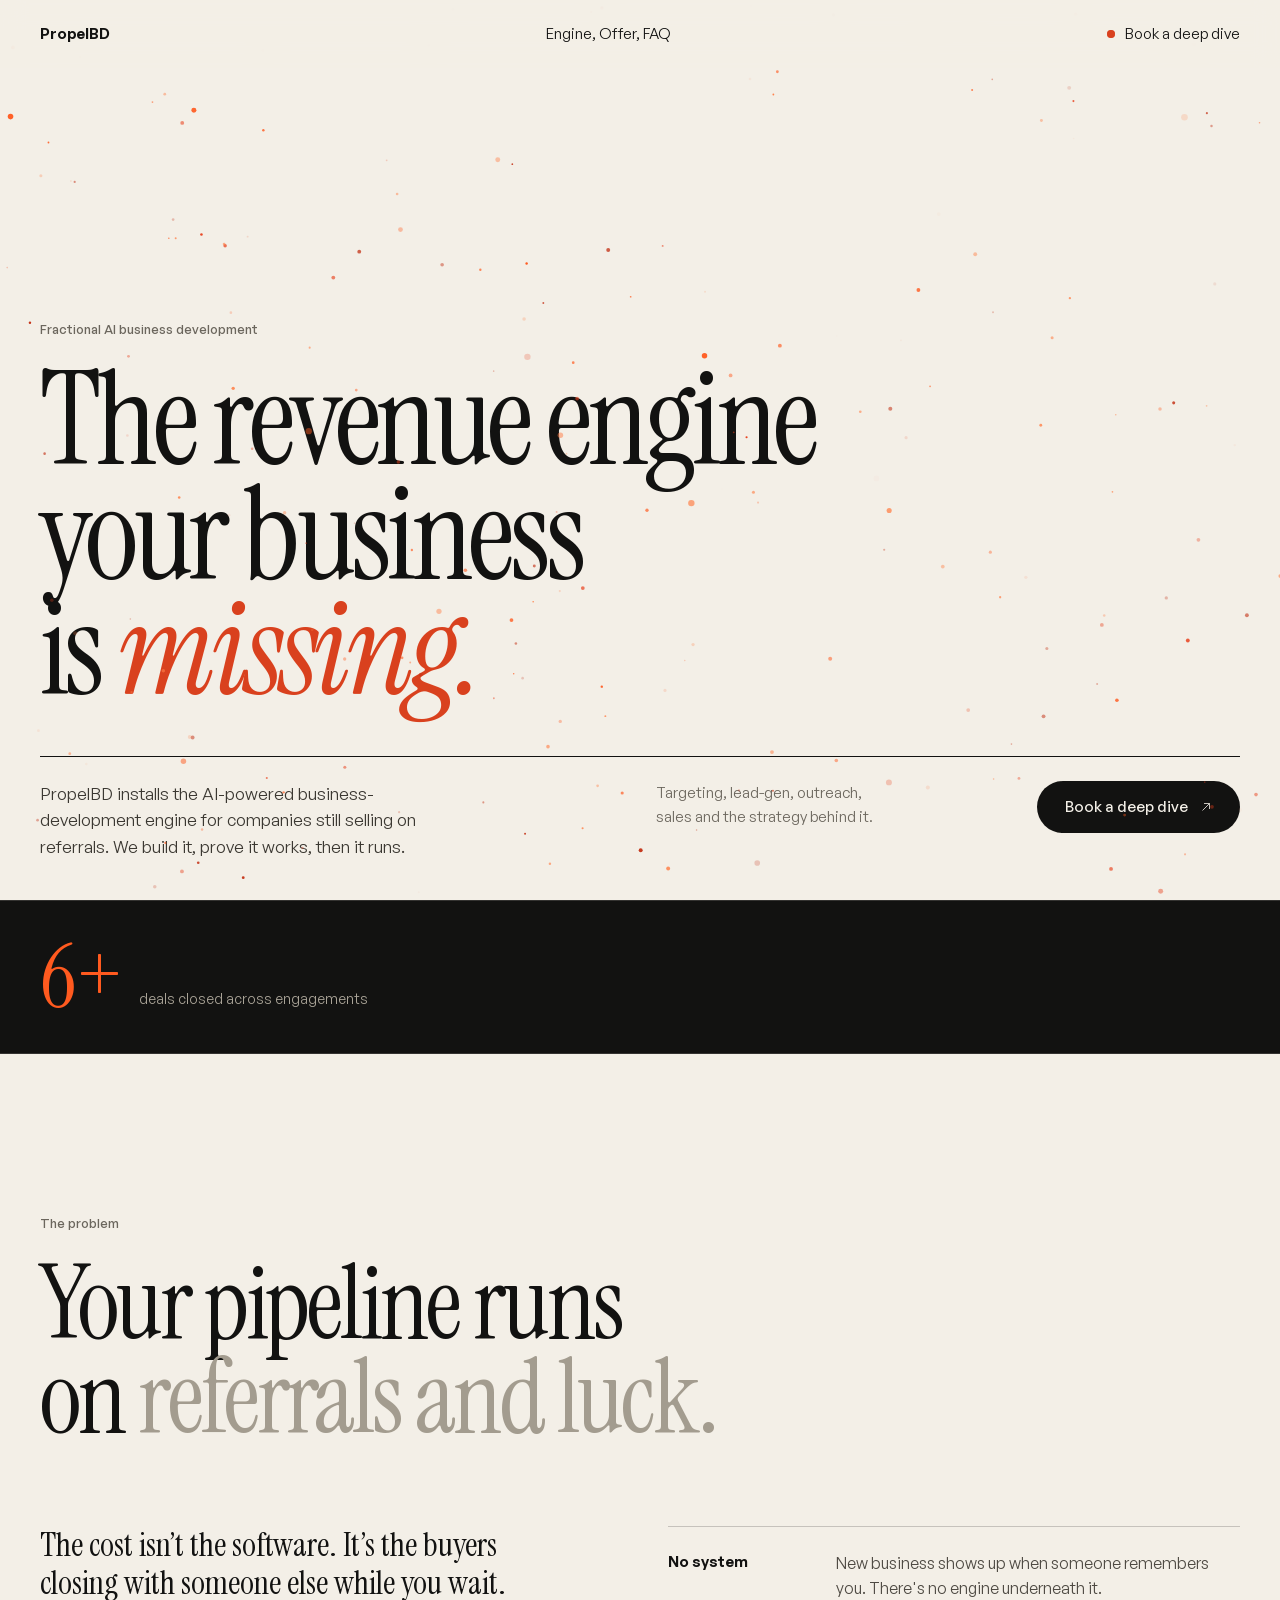
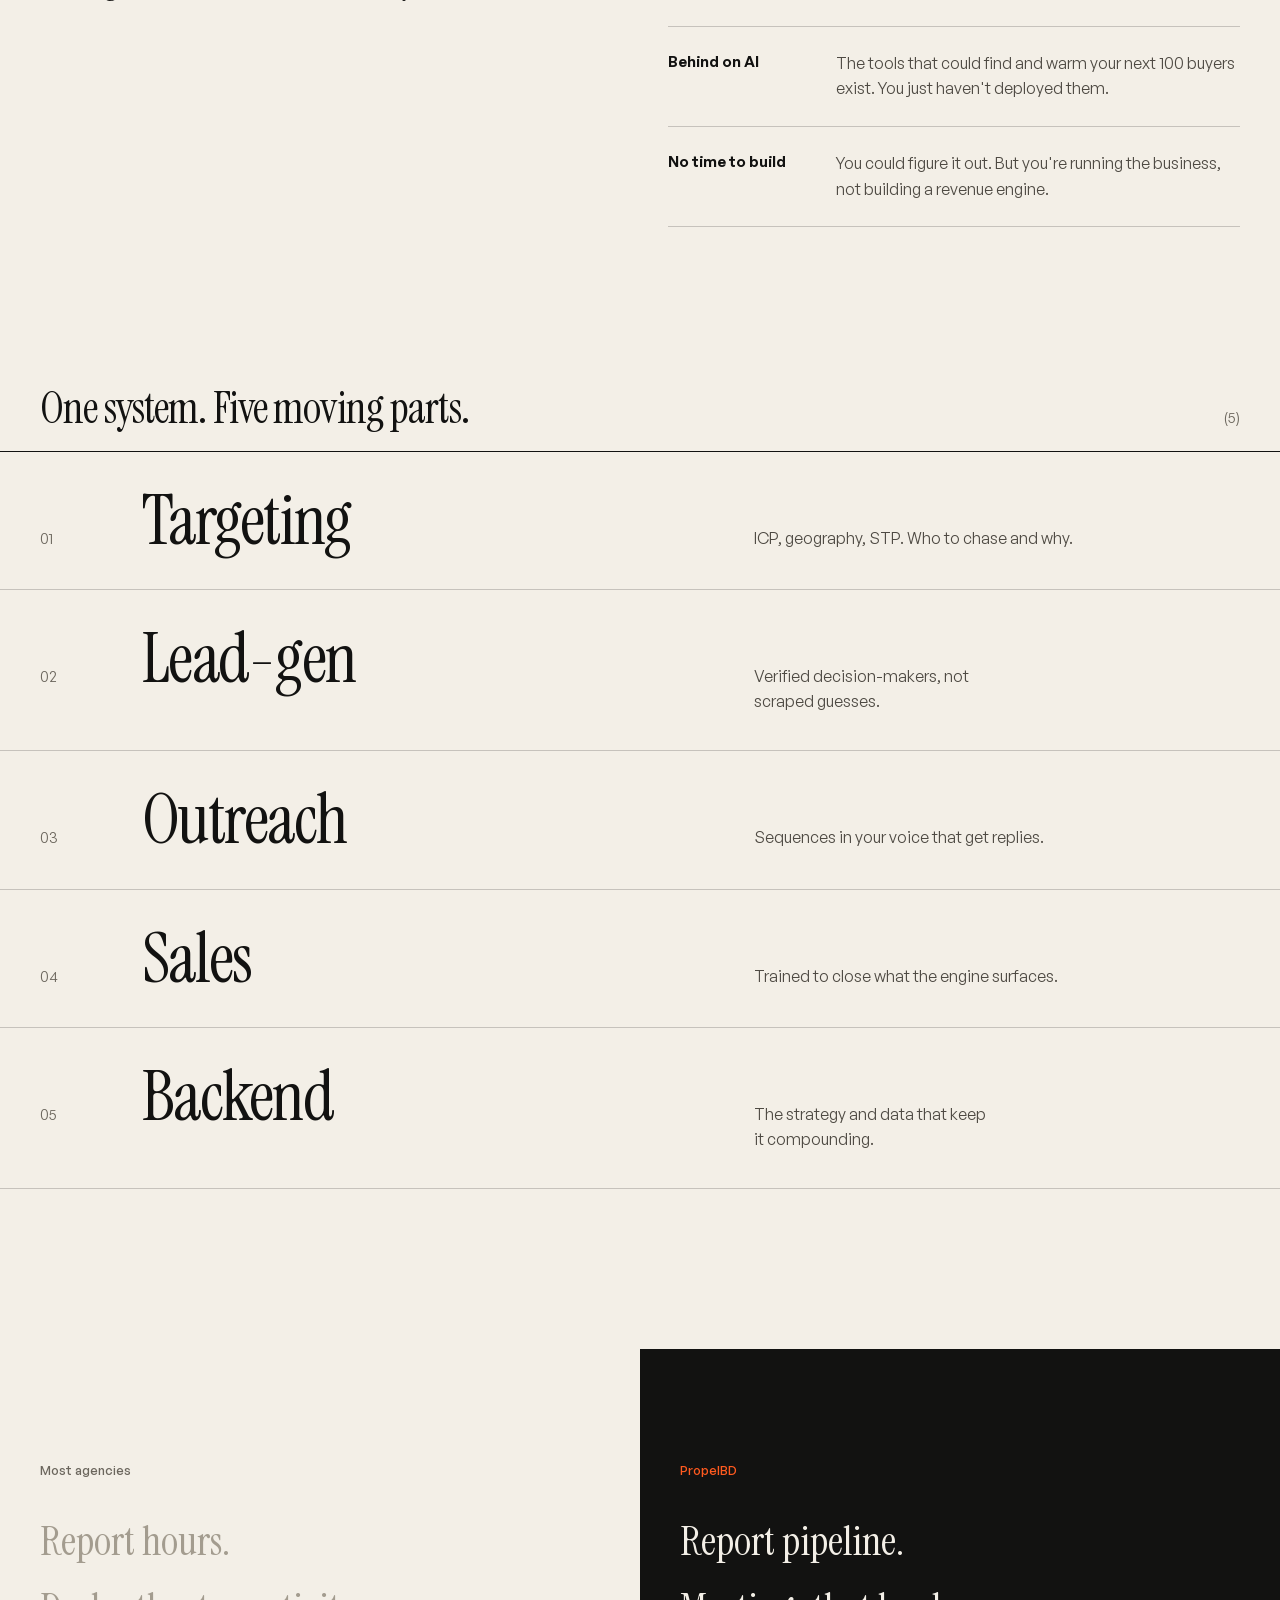
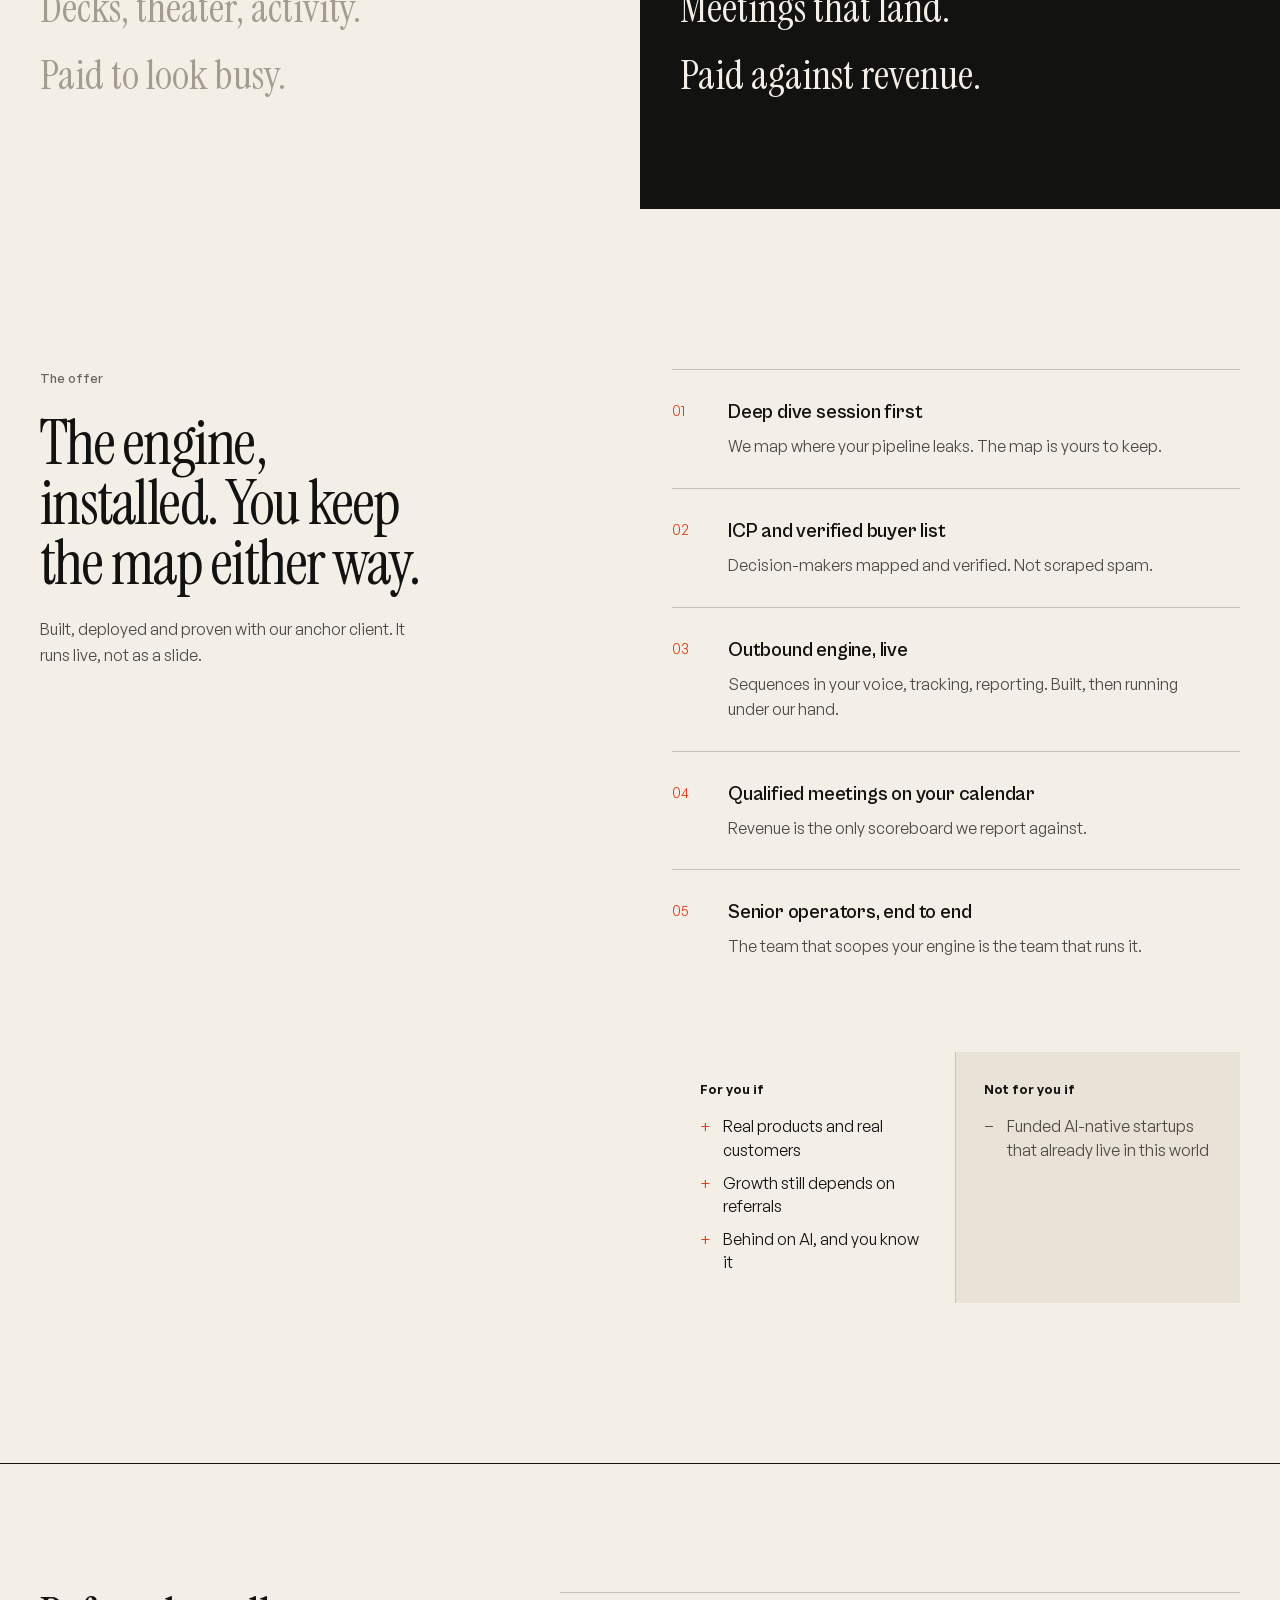
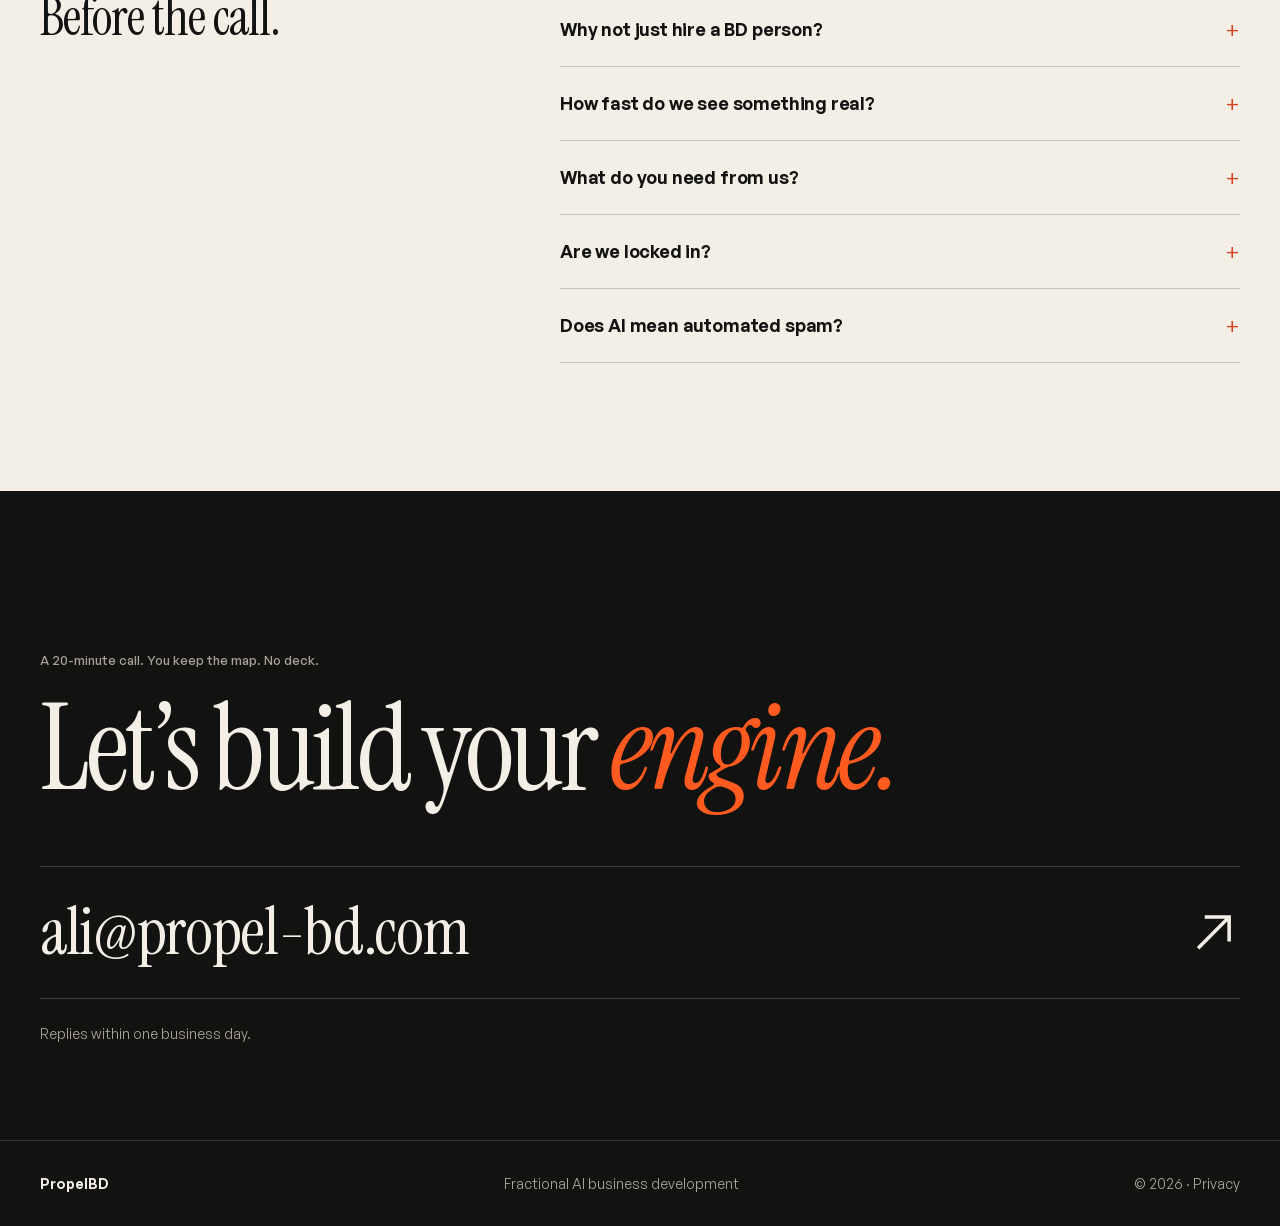
<file: index.html>
<!DOCTYPE html><html lang="en" class="__variable_88c3a8 __variable_c6ffee __variable_ae301a"><head><meta charSet="utf-8"/><meta name="viewport" content="width=device-width, initial-scale=1"/><link rel="preload" href="/_next/static/media/9cc5b37ab1350db7-s.p.woff2" as="font" crossorigin="" type="font/woff2"/><link rel="preload" href="/_next/static/media/9e6daf701d54dac0-s.p.woff2" as="font" crossorigin="" type="font/woff2"/><link rel="preload" href="/_next/static/media/d9532b38a05b0008-s.p.woff2" as="font" crossorigin="" type="font/woff2"/><link rel="preload" href="/_next/static/media/e6099e249fd938cc-s.p.woff2" as="font" crossorigin="" type="font/woff2"/><link rel="stylesheet" href="/_next/static/css/34a2cbf7c20be537.css" data-precedence="next"/><link rel="preload" as="script" fetchPriority="low" href="/_next/static/chunks/webpack-ba333dd426433bea.js"/><script src="/_next/static/chunks/fd9d1056-4313c8a7022cf435.js" async=""></script><script src="/_next/static/chunks/117-9805f05ae959c58b.js" async=""></script><script src="/_next/static/chunks/main-app-d7f65848f2e95971.js" async=""></script><script src="/_next/static/chunks/app/page-136033986b32c89b.js" async=""></script><title>PropelBD — The revenue engine your business is missing.</title><meta name="description" content="PropelBD installs the AI-powered business-development engine for companies still selling on referrals. Built, proven, then run."/><link rel="canonical" href="https://propel-bd.com"/><meta property="og:title" content="PropelBD — The revenue engine your business is missing."/><meta property="og:description" content="We build it, prove it works, then it runs."/><meta property="og:locale" content="en"/><meta property="og:image:alt" content="PropelBD — The revenue engine your business is missing."/><meta property="og:image:type" content="image/png"/><meta property="og:image" content="https://propel-bd.com/opengraph-image?8f2ec265b1614614"/><meta property="og:image:width" content="1200"/><meta property="og:image:height" content="630"/><meta property="og:type" content="website"/><meta name="twitter:card" content="summary_large_image"/><meta name="twitter:title" content="PropelBD — The revenue engine your business is missing."/><meta name="twitter:description" content="We build it, prove it works, then it runs."/><meta name="twitter:image:alt" content="PropelBD — The revenue engine your business is missing."/><meta name="twitter:image:type" content="image/png"/><meta name="twitter:image" content="https://propel-bd.com/opengraph-image?8f2ec265b1614614"/><meta name="twitter:image:width" content="1200"/><meta name="twitter:image:height" content="630"/><link rel="icon" href="/favicon.ico" type="image/x-icon" sizes="16x16"/><link rel="icon" href="/icon.svg?d98bb0516aa22cf8" type="image/svg+xml" sizes="any"/><meta name="next-size-adjust"/><script src="/_next/static/chunks/polyfills-42372ed130431b0a.js" noModule=""></script></head><body class="antialiased"><script type="application/ld+json">{"@context":"https://schema.org","@type":"Organization","name":"PropelBD","description":"Fractional AI-powered business development: lead generation, outreach, sales, and the strategy behind it. Built, proven, then run.","url":"https://propel-bd.com","knowsAbout":["business development","lead generation","B2B outbound","AI sales systems"]}</script><div data-build="index-v3" class="relative min-h-[100dvh] overflow-x-clip bg-[#F3EFE7] text-[#121211] antialiased"><canvas data-embers="true" aria-hidden="true" class="pointer-events-none fixed inset-0 z-40 h-full w-full"></canvas><nav class="fixed inset-x-0 top-0 z-50 bg-[#F3EFE7]/80 backdrop-blur-md"><div class="mx-auto w-full max-w-[1360px] px-6 md:px-10 flex h-[68px] items-center justify-between text-[15px]"><a href="#top" class="font-semibold tracking-[-0.01em]">PropelBD</a><p class="hidden md:block"><span><a href="#engine" class="underline-offset-4 transition-colors hover:text-[#D9411E] hover:underline">Engine</a>, </span><span><a href="#offer" class="underline-offset-4 transition-colors hover:text-[#D9411E] hover:underline">Offer</a>, </span><span><a href="#faq" class="underline-offset-4 transition-colors hover:text-[#D9411E] hover:underline">FAQ</a></span></p><a href="mailto:ali@propel-bd.com?subject=Deep%20dive%20session" class="group inline-flex min-h-[44px] items-center gap-2.5"><span aria-hidden="true" class="relative flex h-2 w-2"><span class="absolute inline-flex h-full w-full animate-ping rounded-full opacity-60" style="background-color:#D9411E"></span><span class="relative inline-flex h-2 w-2 rounded-full" style="background-color:#D9411E"></span></span><span class="underline-offset-4 group-hover:underline">Book a deep dive</span></a></div></nav><main id="top" class="relative"><section class="relative flex min-h-[100dvh] flex-col justify-end pb-10 pt-28"><div class="mx-auto w-full max-w-[1360px] px-6 md:px-10"><p class="hero-in text-[13px] font-medium text-[#6B665D]" style="animation-delay:0.05s">Fractional AI business development</p><h1 class="hero-in mt-6 font-serif text-[clamp(3.4rem,10.2vw,10.4rem)] font-normal leading-[0.88] tracking-[-0.035em]" style="animation-delay:0.12s">The revenue engine <br class="hidden md:block"/>your business <br class="hidden md:block"/>is <em style="color:#D9411E">missing.</em></h1><div class="hero-in mt-12 grid gap-8 border-t border-[#121211] pt-6 md:grid-cols-12" style="animation-delay:0.25s"><p class="max-w-[40ch] text-[17px] leading-[1.55] text-[#3B3832] md:col-span-5">PropelBD installs the AI-powered business-development engine for companies still selling on referrals. We build it, prove it works, then it runs.</p><p class="text-[15px] leading-[1.6] text-[#6B665D] md:col-span-3 md:col-start-7">Targeting, lead-gen, outreach,<br/>sales and the strategy behind it.</p><div class="md:col-span-3 md:col-start-10 md:text-right"><a href="mailto:ali@propel-bd.com?subject=Deep%20dive%20session" class="group inline-flex min-h-[52px] items-center gap-3 rounded-full bg-[#121211] px-7 text-[15px] font-medium text-[#F3EFE7] transition-colors hover:bg-[#D9411E]">Book a deep dive <svg aria-hidden="true" viewBox="0 0 24 24" class="h-[0.8em] w-[0.8em] transition-transform group-hover:-translate-y-0.5 group-hover:translate-x-0.5" fill="none" stroke="currentColor" stroke-width="1.6"><path d="M5 19 19 5M8 5h11v11"></path></svg></a></div></div></div></section><section aria-label="Proof" class="bg-[#121211] text-[#F3EFE7]"><div class="border-t border-[#F3EFE7]/15"><div class="flex items-end gap-4 border-b border-[#F3EFE7]/15 px-6 py-10 md:px-10"><span class="tnum font-serif text-[clamp(4rem,7vw,6.5rem)] leading-[0.8]" style="color:#FF5A1F">6+</span><span class="pb-1 text-[14px] leading-[1.35] text-[#A9A397]">deals closed across engagements</span></div></div></section><section id="problem" class="py-28 md:py-40"><div class="mx-auto w-full max-w-[1360px] px-6 md:px-10"><p class="text-[13px] font-medium text-[#6B665D]">The problem</p><h2 data-reveal="true" class="mt-6 font-serif text-[clamp(3rem,8vw,8.25rem)] font-normal leading-[0.92] tracking-[-0.03em]">Your pipeline runs on <span class="text-[#A39C8F]">referrals and luck.</span></h2><div class="mt-20 grid gap-14 md:grid-cols-12"><p class="font-serif text-[clamp(1.6rem,2.6vw,2.4rem)] leading-[1.15] md:col-span-5">The cost isn’t the software. It’s the buyers closing with someone else while you wait.</p><dl class="md:col-span-6 md:col-start-7"><div class="grid gap-2 border-t sm:grid-cols-[9rem_1fr] sm:gap-6 border-[#121211]/20 py-6 last:border-b"><dt class="text-[15px] font-semibold">No system</dt><dd class="text-[16px] leading-[1.6] text-[#4E4A43]">New business shows up when someone remembers you. There&#x27;s no engine underneath it.</dd></div><div class="grid gap-2 border-t sm:grid-cols-[9rem_1fr] sm:gap-6 border-[#121211]/20 py-6 last:border-b"><dt class="text-[15px] font-semibold">Behind on AI</dt><dd class="text-[16px] leading-[1.6] text-[#4E4A43]">The tools that could find and warm your next 100 buyers exist. You just haven&#x27;t deployed them.</dd></div><div class="grid gap-2 border-t sm:grid-cols-[9rem_1fr] sm:gap-6 border-[#121211]/20 py-6 last:border-b"><dt class="text-[15px] font-semibold">No time to build</dt><dd class="text-[16px] leading-[1.6] text-[#4E4A43]">You could figure it out. But you&#x27;re running the business, not building a revenue engine.</dd></div></dl></div></div></section><section id="engine" class="pb-28 md:pb-40"><div class="mx-auto w-full max-w-[1360px] px-6 md:px-10 flex items-baseline justify-between border-b border-[#121211] pb-5"><h2 class="font-serif text-[clamp(2rem,3.4vw,3rem)] leading-none tracking-[-0.02em]">One system. Five moving parts.</h2><span class="tnum text-[15px] text-[#6B665D]">(<!-- -->5<!-- -->)</span></div><ol><li class="group border-b border-[#121211]/20 transition-colors duration-300 hover:bg-[#121211] hover:text-[#F3EFE7]"><div class="mx-auto w-full max-w-[1360px] px-6 md:px-10 grid items-baseline gap-x-6 gap-y-2 py-7 md:grid-cols-12 md:py-9"><span class="tnum text-[15px] text-[#6B665D] transition-colors group-hover:text-[#FF5A1F] md:col-span-1">01</span><h3 class="font-serif text-[clamp(2.4rem,5.4vw,5.2rem)] font-normal leading-[0.95] tracking-[-0.025em] transition-transform duration-300 group-hover:translate-x-3 md:col-span-6">Targeting</h3><p class="max-w-[34ch] text-[16px] leading-[1.55] text-[#4E4A43] transition-colors group-hover:text-[#C9C3B6] md:col-span-4 md:col-start-8">ICP, geography, STP. Who to chase and why.</p><svg aria-hidden="true" viewBox="0 0 24 24" class="h-[0.8em] w-[0.8em] hidden justify-self-end text-[28px] opacity-0 transition-opacity group-hover:opacity-100 md:col-span-1 md:block" fill="none" stroke="currentColor" stroke-width="1.6"><path d="M5 19 19 5M8 5h11v11"></path></svg></div></li><li class="group border-b border-[#121211]/20 transition-colors duration-300 hover:bg-[#121211] hover:text-[#F3EFE7]"><div class="mx-auto w-full max-w-[1360px] px-6 md:px-10 grid items-baseline gap-x-6 gap-y-2 py-7 md:grid-cols-12 md:py-9"><span class="tnum text-[15px] text-[#6B665D] transition-colors group-hover:text-[#FF5A1F] md:col-span-1">02</span><h3 class="font-serif text-[clamp(2.4rem,5.4vw,5.2rem)] font-normal leading-[0.95] tracking-[-0.025em] transition-transform duration-300 group-hover:translate-x-3 md:col-span-6">Lead-gen</h3><p class="max-w-[34ch] text-[16px] leading-[1.55] text-[#4E4A43] transition-colors group-hover:text-[#C9C3B6] md:col-span-4 md:col-start-8">Verified decision-makers, not scraped guesses.</p><svg aria-hidden="true" viewBox="0 0 24 24" class="h-[0.8em] w-[0.8em] hidden justify-self-end text-[28px] opacity-0 transition-opacity group-hover:opacity-100 md:col-span-1 md:block" fill="none" stroke="currentColor" stroke-width="1.6"><path d="M5 19 19 5M8 5h11v11"></path></svg></div></li><li class="group border-b border-[#121211]/20 transition-colors duration-300 hover:bg-[#121211] hover:text-[#F3EFE7]"><div class="mx-auto w-full max-w-[1360px] px-6 md:px-10 grid items-baseline gap-x-6 gap-y-2 py-7 md:grid-cols-12 md:py-9"><span class="tnum text-[15px] text-[#6B665D] transition-colors group-hover:text-[#FF5A1F] md:col-span-1">03</span><h3 class="font-serif text-[clamp(2.4rem,5.4vw,5.2rem)] font-normal leading-[0.95] tracking-[-0.025em] transition-transform duration-300 group-hover:translate-x-3 md:col-span-6">Outreach</h3><p class="max-w-[34ch] text-[16px] leading-[1.55] text-[#4E4A43] transition-colors group-hover:text-[#C9C3B6] md:col-span-4 md:col-start-8">Sequences in your voice that get replies.</p><svg aria-hidden="true" viewBox="0 0 24 24" class="h-[0.8em] w-[0.8em] hidden justify-self-end text-[28px] opacity-0 transition-opacity group-hover:opacity-100 md:col-span-1 md:block" fill="none" stroke="currentColor" stroke-width="1.6"><path d="M5 19 19 5M8 5h11v11"></path></svg></div></li><li class="group border-b border-[#121211]/20 transition-colors duration-300 hover:bg-[#121211] hover:text-[#F3EFE7]"><div class="mx-auto w-full max-w-[1360px] px-6 md:px-10 grid items-baseline gap-x-6 gap-y-2 py-7 md:grid-cols-12 md:py-9"><span class="tnum text-[15px] text-[#6B665D] transition-colors group-hover:text-[#FF5A1F] md:col-span-1">04</span><h3 class="font-serif text-[clamp(2.4rem,5.4vw,5.2rem)] font-normal leading-[0.95] tracking-[-0.025em] transition-transform duration-300 group-hover:translate-x-3 md:col-span-6">Sales</h3><p class="max-w-[34ch] text-[16px] leading-[1.55] text-[#4E4A43] transition-colors group-hover:text-[#C9C3B6] md:col-span-4 md:col-start-8">Trained to close what the engine surfaces.</p><svg aria-hidden="true" viewBox="0 0 24 24" class="h-[0.8em] w-[0.8em] hidden justify-self-end text-[28px] opacity-0 transition-opacity group-hover:opacity-100 md:col-span-1 md:block" fill="none" stroke="currentColor" stroke-width="1.6"><path d="M5 19 19 5M8 5h11v11"></path></svg></div></li><li class="group border-b border-[#121211]/20 transition-colors duration-300 hover:bg-[#121211] hover:text-[#F3EFE7]"><div class="mx-auto w-full max-w-[1360px] px-6 md:px-10 grid items-baseline gap-x-6 gap-y-2 py-7 md:grid-cols-12 md:py-9"><span class="tnum text-[15px] text-[#6B665D] transition-colors group-hover:text-[#FF5A1F] md:col-span-1">05</span><h3 class="font-serif text-[clamp(2.4rem,5.4vw,5.2rem)] font-normal leading-[0.95] tracking-[-0.025em] transition-transform duration-300 group-hover:translate-x-3 md:col-span-6">Backend</h3><p class="max-w-[34ch] text-[16px] leading-[1.55] text-[#4E4A43] transition-colors group-hover:text-[#C9C3B6] md:col-span-4 md:col-start-8">The strategy and data that keep it compounding.</p><svg aria-hidden="true" viewBox="0 0 24 24" class="h-[0.8em] w-[0.8em] hidden justify-self-end text-[28px] opacity-0 transition-opacity group-hover:opacity-100 md:col-span-1 md:block" fill="none" stroke="currentColor" stroke-width="1.6"><path d="M5 19 19 5M8 5h11v11"></path></svg></div></li></ol></section><section id="why" aria-label="Most agencies compared with PropelBD" class="grid md:grid-cols-2"><div class="px-6 py-20 md:px-10 md:py-28"><p class="text-[13px] font-medium text-[#6B665D]">Most agencies</p><ul class="mt-10 space-y-6"><li class="font-serif text-[clamp(1.8rem,3.2vw,3rem)] leading-[1.05] text-[#A39C8F]">Report hours.</li><li class="font-serif text-[clamp(1.8rem,3.2vw,3rem)] leading-[1.05] text-[#A39C8F]">Decks, theater, activity.</li><li class="font-serif text-[clamp(1.8rem,3.2vw,3rem)] leading-[1.05] text-[#A39C8F]">Paid to look busy.</li></ul></div><div class="bg-[#121211] px-6 py-20 text-[#F3EFE7] md:px-10 md:py-28"><p class="text-[13px] font-medium" style="color:#FF5A1F">PropelBD</p><ul class="mt-10 space-y-6"><li data-reveal="true" class="font-serif text-[clamp(1.8rem,3.2vw,3rem)] leading-[1.05]">Report pipeline.</li><li data-reveal="true" class="font-serif text-[clamp(1.8rem,3.2vw,3rem)] leading-[1.05]">Meetings that land.</li><li data-reveal="true" class="font-serif text-[clamp(1.8rem,3.2vw,3rem)] leading-[1.05]">Paid against revenue.</li></ul></div></section><section id="offer" class="py-28 md:py-40"><div class="mx-auto w-full max-w-[1360px] px-6 md:px-10 grid gap-16 md:grid-cols-12"><div class="md:col-span-5"><div class="md:sticky md:top-28"><p class="text-[13px] font-medium text-[#6B665D]">The offer</p><h2 data-reveal="true" class="mt-6 font-serif text-[clamp(2.6rem,4.8vw,4.6rem)] font-normal leading-[0.98] tracking-[-0.025em]">The engine, installed. You keep the map either way.</h2><p class="mt-6 max-w-[38ch] text-[16px] leading-[1.6] text-[#4E4A43]">Built, deployed and proven with our anchor client. It runs live, not as a slide.</p></div></div><div class="md:col-span-6 md:col-start-7"><ol><li class="grid grid-cols-[2.5rem_1fr] gap-x-4 border-t border-[#121211]/20 py-7"><span class="tnum pt-0.5 text-[14px]" style="color:#D9411E">01</span><div><h3 class="text-[20px] font-semibold tracking-[-0.01em]">Deep dive session first</h3><p class="mt-1.5 max-w-[46ch] text-[16px] leading-[1.6] text-[#4E4A43]">We map where your pipeline leaks. The map is yours to keep.</p></div></li><li class="grid grid-cols-[2.5rem_1fr] gap-x-4 border-t border-[#121211]/20 py-7"><span class="tnum pt-0.5 text-[14px]" style="color:#D9411E">02</span><div><h3 class="text-[20px] font-semibold tracking-[-0.01em]">ICP and verified buyer list</h3><p class="mt-1.5 max-w-[46ch] text-[16px] leading-[1.6] text-[#4E4A43]">Decision-makers mapped and verified. Not scraped spam.</p></div></li><li class="grid grid-cols-[2.5rem_1fr] gap-x-4 border-t border-[#121211]/20 py-7"><span class="tnum pt-0.5 text-[14px]" style="color:#D9411E">03</span><div><h3 class="text-[20px] font-semibold tracking-[-0.01em]">Outbound engine, live</h3><p class="mt-1.5 max-w-[46ch] text-[16px] leading-[1.6] text-[#4E4A43]">Sequences in your voice, tracking, reporting. Built, then running under our hand.</p></div></li><li class="grid grid-cols-[2.5rem_1fr] gap-x-4 border-t border-[#121211]/20 py-7"><span class="tnum pt-0.5 text-[14px]" style="color:#D9411E">04</span><div><h3 class="text-[20px] font-semibold tracking-[-0.01em]">Qualified meetings on your calendar</h3><p class="mt-1.5 max-w-[46ch] text-[16px] leading-[1.6] text-[#4E4A43]">Revenue is the only scoreboard we report against.</p></div></li><li class="grid grid-cols-[2.5rem_1fr] gap-x-4 border-t border-[#121211]/20 py-7"><span class="tnum pt-0.5 text-[14px]" style="color:#D9411E">05</span><div><h3 class="text-[20px] font-semibold tracking-[-0.01em]">Senior operators, end to end</h3><p class="mt-1.5 max-w-[46ch] text-[16px] leading-[1.6] text-[#4E4A43]">The team that scopes your engine is the team that runs it.</p></div></li></ol><div id="who" class="mt-16 grid gap-px overflow-hidden rounded-[2px] bg-[#121211]/20 sm:grid-cols-2"><div class="bg-[#F3EFE7] p-7"><p class="text-[13px] font-semibold">For you if</p><ul class="mt-4 space-y-2.5 text-[16px] leading-[1.45]"><li class="flex gap-3"><span aria-hidden="true" style="color:#D9411E">+</span>Real products and real customers</li><li class="flex gap-3"><span aria-hidden="true" style="color:#D9411E">+</span>Growth still depends on referrals</li><li class="flex gap-3"><span aria-hidden="true" style="color:#D9411E">+</span>Behind on AI, and you know it</li></ul></div><div class="bg-[#E9E3D7] p-7"><p class="text-[13px] font-semibold">Not for you if</p><ul class="mt-4 space-y-2.5 text-[16px] leading-[1.45] text-[#4E4A43]"><li class="flex gap-3"><span aria-hidden="true">−</span>Funded AI-native startups that already live in this world</li></ul></div></div></div></div></section><section id="faq" class="border-t border-[#121211] py-24 md:py-32"><div class="mx-auto w-full max-w-[1360px] px-6 md:px-10 grid gap-12 md:grid-cols-12"><h2 class="font-serif text-[clamp(2.4rem,4vw,3.8rem)] font-normal leading-none tracking-[-0.02em] md:col-span-4">Before the call.</h2><div class="md:col-span-7 md:col-start-6"><details class="group border-b border-[#121211]/20 first:border-t"><summary class="flex min-h-[64px] cursor-pointer items-center justify-between gap-6 py-5 text-[18px] font-semibold tracking-[-0.01em] [&amp;::-webkit-details-marker]:hidden">Why not just hire a BD person?<span aria-hidden="true" class="text-[22px] font-normal transition-transform duration-200 group-open:rotate-45" style="color:#D9411E">+</span></summary><p class="max-w-[60ch] pb-7 text-[16px] leading-[1.7] text-[#4E4A43]">A senior BD hire runs well past our retainer once you add ramp time, tooling and management. The engine arrives built and run for you, and if it doesn&#x27;t fit, you stop. No severance, no rehiring cycle.</p></details><details class="group border-b border-[#121211]/20 first:border-t"><summary class="flex min-h-[64px] cursor-pointer items-center justify-between gap-6 py-5 text-[18px] font-semibold tracking-[-0.01em] [&amp;::-webkit-details-marker]:hidden">How fast do we see something real?<span aria-hidden="true" class="text-[22px] font-normal transition-transform duration-200 group-open:rotate-45" style="color:#D9411E">+</span></summary><p class="max-w-[60ch] pb-7 text-[16px] leading-[1.7] text-[#4E4A43]">The deep dive session lands before any commitment. Once we start, the first verified buyer lists and live outreach move in weeks, not quarters. You watch the pipeline fill in the same tracker we work from.</p></details><details class="group border-b border-[#121211]/20 first:border-t"><summary class="flex min-h-[64px] cursor-pointer items-center justify-between gap-6 py-5 text-[18px] font-semibold tracking-[-0.01em] [&amp;::-webkit-details-marker]:hidden">What do you need from us?<span aria-hidden="true" class="text-[22px] font-normal transition-transform duration-200 group-open:rotate-45" style="color:#D9411E">+</span></summary><p class="max-w-[60ch] pb-7 text-[16px] leading-[1.7] text-[#4E4A43]">One decision-maker, roughly an hour a week, and honest answers about who your best customers are. We handle the rest: lists, sequences, tooling, follow-up discipline.</p></details><details class="group border-b border-[#121211]/20 first:border-t"><summary class="flex min-h-[64px] cursor-pointer items-center justify-between gap-6 py-5 text-[18px] font-semibold tracking-[-0.01em] [&amp;::-webkit-details-marker]:hidden">Are we locked in?<span aria-hidden="true" class="text-[22px] font-normal transition-transform duration-200 group-open:rotate-45" style="color:#D9411E">+</span></summary><p class="max-w-[60ch] pb-7 text-[16px] leading-[1.7] text-[#4E4A43]">No long lock-in. Clients stay because it works, and everything built for you (the lists, the sequences, the map) stays yours.</p></details><details class="group border-b border-[#121211]/20 first:border-t"><summary class="flex min-h-[64px] cursor-pointer items-center justify-between gap-6 py-5 text-[18px] font-semibold tracking-[-0.01em] [&amp;::-webkit-details-marker]:hidden">Does AI mean automated spam?<span aria-hidden="true" class="text-[22px] font-normal transition-transform duration-200 group-open:rotate-45" style="color:#D9411E">+</span></summary><p class="max-w-[60ch] pb-7 text-[16px] leading-[1.7] text-[#4E4A43]">The opposite. AI does the mapping and the grunt work; every message ships in your voice, aimed at a verified decision-maker, reviewed before it leaves.</p></details></div></div></section><section id="contact" class="bg-[#121211] pt-28 text-[#F3EFE7] md:pt-40"><div class="mx-auto w-full max-w-[1360px] px-6 md:px-10"><p class="text-[13px] font-medium text-[#A9A397]">A 20-minute call. You keep the map. No deck.</p><h2 data-reveal="true" class="mt-6 font-serif text-[clamp(3.4rem,9.4vw,9.6rem)] font-normal leading-[0.9] tracking-[-0.035em]">Let’s build your <em style="color:#FF5A1F">engine.</em></h2><a href="mailto:ali@propel-bd.com?subject=Deep%20dive%20session" class="group mt-16 flex items-center justify-between gap-6 border-y border-[#F3EFE7]/20 py-8 font-serif text-[clamp(1.8rem,5.2vw,5rem)] leading-none tracking-[-0.02em] transition-colors hover:text-[#FF5A1F]"><span class="break-all">ali@propel-bd.com</span><svg aria-hidden="true" viewBox="0 0 24 24" class="h-[0.8em] w-[0.8em] shrink-0 transition-transform duration-300 group-hover:-translate-y-1 group-hover:translate-x-1" fill="none" stroke="currentColor" stroke-width="1.6"><path d="M5 19 19 5M8 5h11v11"></path></svg></a><p class="mt-6 text-[14px] text-[#A9A397]">Replies within one business day.</p></div><footer class="mx-auto w-full max-w-[1360px] px-6 md:px-10 mt-24 flex flex-col gap-4 border-t border-[#F3EFE7]/15 py-8 text-[14px] text-[#A9A397] md:flex-row md:items-center md:justify-between"><span class="font-semibold text-[#F3EFE7]">PropelBD</span><span>Fractional AI business development</span><span>© 2026 · <a href="/privacy" class="underline-offset-4 hover:text-[#F3EFE7] hover:underline">Privacy</a></span></footer></section></main></div><script src="/_next/static/chunks/webpack-ba333dd426433bea.js" async=""></script><script>(self.__next_f=self.__next_f||[]).push([0]);self.__next_f.push([2,null])</script><script>self.__next_f.push([1,"1:HL[\"/_next/static/media/9cc5b37ab1350db7-s.p.woff2\",\"font\",{\"crossOrigin\":\"\",\"type\":\"font/woff2\"}]\n2:HL[\"/_next/static/media/9e6daf701d54dac0-s.p.woff2\",\"font\",{\"crossOrigin\":\"\",\"type\":\"font/woff2\"}]\n3:HL[\"/_next/static/media/d9532b38a05b0008-s.p.woff2\",\"font\",{\"crossOrigin\":\"\",\"type\":\"font/woff2\"}]\n4:HL[\"/_next/static/media/e6099e249fd938cc-s.p.woff2\",\"font\",{\"crossOrigin\":\"\",\"type\":\"font/woff2\"}]\n5:HL[\"/_next/static/css/34a2cbf7c20be537.css\",\"style\"]\n"])</script><script>self.__next_f.push([1,"6:I[2846,[],\"\"]\n8:I[6288,[\"931\",\"static/chunks/app/page-136033986b32c89b.js\"],\"default\"]\n9:I[4707,[],\"\"]\na:I[6423,[],\"\"]\nc:I[1060,[],\"\"]\nd:[]\n"])</script><script>self.__next_f.push([1,"0:[\"$\",\"$L6\",null,{\"buildId\":\"LNShnAjyvZKY0DaVRXOIy\",\"assetPrefix\":\"\",\"urlParts\":[\"\",\"\"],\"initialTree\":[\"\",{\"children\":[\"__PAGE__\",{}]},\"$undefined\",\"$undefined\",true],\"initialSeedData\":[\"\",{\"children\":[\"__PAGE__\",{},[[\"$L7\",[\"$\",\"$L8\",null,{}],null],null],null]},[[[[\"$\",\"link\",\"0\",{\"rel\":\"stylesheet\",\"href\":\"/_next/static/css/34a2cbf7c20be537.css\",\"precedence\":\"next\",\"crossOrigin\":\"$undefined\"}]],[\"$\",\"html\",null,{\"lang\":\"en\",\"className\":\"__variable_88c3a8 __variable_c6ffee __variable_ae301a\",\"children\":[\"$\",\"body\",null,{\"className\":\"antialiased\",\"children\":[[\"$\",\"script\",null,{\"type\":\"application/ld+json\",\"dangerouslySetInnerHTML\":{\"__html\":\"{\\\"@context\\\":\\\"https://schema.org\\\",\\\"@type\\\":\\\"Organization\\\",\\\"name\\\":\\\"PropelBD\\\",\\\"description\\\":\\\"Fractional AI-powered business development: lead generation, outreach, sales, and the strategy behind it. Built, proven, then run.\\\",\\\"url\\\":\\\"https://propel-bd.com\\\",\\\"knowsAbout\\\":[\\\"business development\\\",\\\"lead generation\\\",\\\"B2B outbound\\\",\\\"AI sales systems\\\"]}\"}}],[\"$\",\"$L9\",null,{\"parallelRouterKey\":\"children\",\"segmentPath\":[\"children\"],\"error\":\"$undefined\",\"errorStyles\":\"$undefined\",\"errorScripts\":\"$undefined\",\"template\":[\"$\",\"$La\",null,{}],\"templateStyles\":\"$undefined\",\"templateScripts\":\"$undefined\",\"notFound\":[[\"$\",\"title\",null,{\"children\":\"404: This page could not be found.\"}],[\"$\",\"div\",null,{\"style\":{\"fontFamily\":\"system-ui,\\\"Segoe UI\\\",Roboto,Helvetica,Arial,sans-serif,\\\"Apple Color Emoji\\\",\\\"Segoe UI Emoji\\\"\",\"height\":\"100vh\",\"textAlign\":\"center\",\"display\":\"flex\",\"flexDirection\":\"column\",\"alignItems\":\"center\",\"justifyContent\":\"center\"},\"children\":[\"$\",\"div\",null,{\"children\":[[\"$\",\"style\",null,{\"dangerouslySetInnerHTML\":{\"__html\":\"body{color:#000;background:#fff;margin:0}.next-error-h1{border-right:1px solid rgba(0,0,0,.3)}@media (prefers-color-scheme:dark){body{color:#fff;background:#000}.next-error-h1{border-right:1px solid rgba(255,255,255,.3)}}\"}}],[\"$\",\"h1\",null,{\"className\":\"next-error-h1\",\"style\":{\"display\":\"inline-block\",\"margin\":\"0 20px 0 0\",\"padding\":\"0 23px 0 0\",\"fontSize\":24,\"fontWeight\":500,\"verticalAlign\":\"top\",\"lineHeight\":\"49px\"},\"children\":\"404\"}],[\"$\",\"div\",null,{\"style\":{\"display\":\"inline-block\"},\"children\":[\"$\",\"h2\",null,{\"style\":{\"fontSize\":14,\"fontWeight\":400,\"lineHeight\":\"49px\",\"margin\":0},\"children\":\"This page could not be found.\"}]}]]}]}]],\"notFoundStyles\":[]}]]}]}]],null],null],\"couldBeIntercepted\":false,\"initialHead\":[null,\"$Lb\"],\"globalErrorComponent\":\"$c\",\"missingSlots\":\"$Wd\"}]\n"])</script><script>self.__next_f.push([1,"b:[[\"$\",\"meta\",\"0\",{\"name\":\"viewport\",\"content\":\"width=device-width, initial-scale=1\"}],[\"$\",\"meta\",\"1\",{\"charSet\":\"utf-8\"}],[\"$\",\"title\",\"2\",{\"children\":\"PropelBD — The revenue engine your business is missing.\"}],[\"$\",\"meta\",\"3\",{\"name\":\"description\",\"content\":\"PropelBD installs the AI-powered business-development engine for companies still selling on referrals. Built, proven, then run.\"}],[\"$\",\"link\",\"4\",{\"rel\":\"canonical\",\"href\":\"https://propel-bd.com\"}],[\"$\",\"meta\",\"5\",{\"property\":\"og:title\",\"content\":\"PropelBD — The revenue engine your business is missing.\"}],[\"$\",\"meta\",\"6\",{\"property\":\"og:description\",\"content\":\"We build it, prove it works, then it runs.\"}],[\"$\",\"meta\",\"7\",{\"property\":\"og:locale\",\"content\":\"en\"}],[\"$\",\"meta\",\"8\",{\"property\":\"og:image:alt\",\"content\":\"PropelBD — The revenue engine your business is missing.\"}],[\"$\",\"meta\",\"9\",{\"property\":\"og:image:type\",\"content\":\"image/png\"}],[\"$\",\"meta\",\"10\",{\"property\":\"og:image\",\"content\":\"https://propel-bd.com/opengraph-image?8f2ec265b1614614\"}],[\"$\",\"meta\",\"11\",{\"property\":\"og:image:width\",\"content\":\"1200\"}],[\"$\",\"meta\",\"12\",{\"property\":\"og:image:height\",\"content\":\"630\"}],[\"$\",\"meta\",\"13\",{\"property\":\"og:type\",\"content\":\"website\"}],[\"$\",\"meta\",\"14\",{\"name\":\"twitter:card\",\"content\":\"summary_large_image\"}],[\"$\",\"meta\",\"15\",{\"name\":\"twitter:title\",\"content\":\"PropelBD — The revenue engine your business is missing.\"}],[\"$\",\"meta\",\"16\",{\"name\":\"twitter:description\",\"content\":\"We build it, prove it works, then it runs.\"}],[\"$\",\"meta\",\"17\",{\"name\":\"twitter:image:alt\",\"content\":\"PropelBD — The revenue engine your business is missing.\"}],[\"$\",\"meta\",\"18\",{\"name\":\"twitter:image:type\",\"content\":\"image/png\"}],[\"$\",\"meta\",\"19\",{\"name\":\"twitter:image\",\"content\":\"https://propel-bd.com/opengraph-image?8f2ec265b1614614\"}],[\"$\",\"meta\",\"20\",{\"name\":\"twitter:image:width\",\"content\":\"1200\"}],[\"$\",\"meta\",\"21\",{\"name\":\"twitter:image:height\",\"content\":\"630\"}],[\"$\",\"link\",\"22\",{\"rel\":\"icon\",\"href\":\"/favicon.ico\",\"type\":\"image/x-icon\",\"sizes\":\"16x16\"}],[\"$\",\"link\",\"23\",{\"rel\":\"icon\",\"href\":\"/icon.svg?d98bb0516aa22cf8\",\"type\":\"image/svg+xml\",\"sizes\":\"any\"}],[\"$\",\"meta\",\"24\",{\"name\":\"next-size-adjust\"}]]\n"])</script><script>self.__next_f.push([1,"7:null\n"])</script></body></html>
</file>
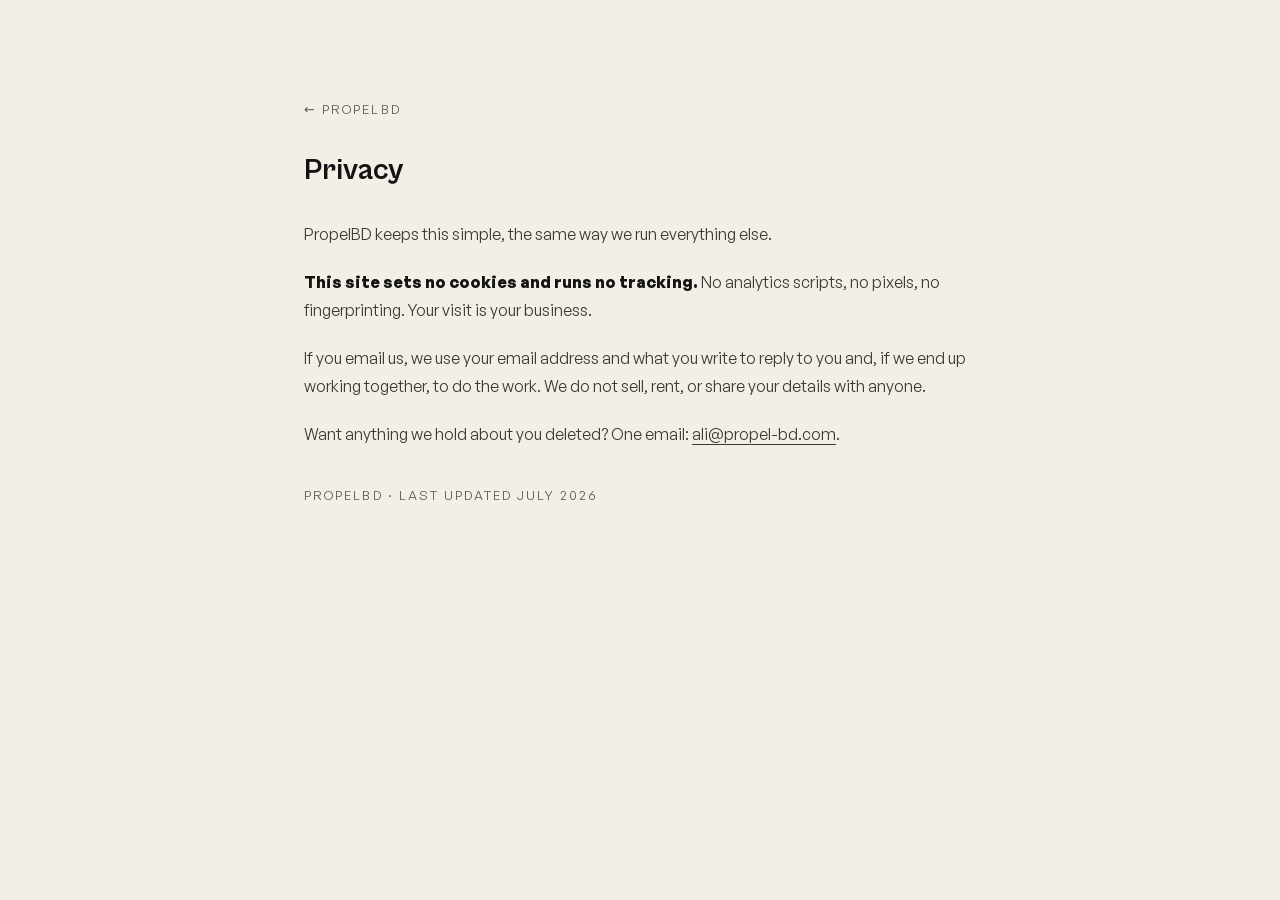
<file: privacy.html>
<!DOCTYPE html><html lang="en" class="__variable_88c3a8 __variable_c6ffee __variable_ae301a"><head><meta charSet="utf-8"/><meta name="viewport" content="width=device-width, initial-scale=1"/><link rel="preload" href="/_next/static/media/9cc5b37ab1350db7-s.p.woff2" as="font" crossorigin="" type="font/woff2"/><link rel="preload" href="/_next/static/media/9e6daf701d54dac0-s.p.woff2" as="font" crossorigin="" type="font/woff2"/><link rel="preload" href="/_next/static/media/d9532b38a05b0008-s.p.woff2" as="font" crossorigin="" type="font/woff2"/><link rel="preload" href="/_next/static/media/e6099e249fd938cc-s.p.woff2" as="font" crossorigin="" type="font/woff2"/><link rel="stylesheet" href="/_next/static/css/34a2cbf7c20be537.css" data-precedence="next"/><link rel="preload" as="script" fetchPriority="low" href="/_next/static/chunks/webpack-ba333dd426433bea.js"/><script src="/_next/static/chunks/fd9d1056-4313c8a7022cf435.js" async=""></script><script src="/_next/static/chunks/117-9805f05ae959c58b.js" async=""></script><script src="/_next/static/chunks/main-app-d7f65848f2e95971.js" async=""></script><script src="/_next/static/chunks/972-9f15e604f1338cf9.js" async=""></script><script src="/_next/static/chunks/app/privacy/page-28b19c4f118552fb.js" async=""></script><title>Privacy — PropelBD</title><meta name="description" content="PropelBD privacy policy."/><meta name="robots" content="noindex"/><link rel="canonical" href="https://propel-bd.com/privacy"/><meta property="og:title" content="PropelBD — The revenue engine your business is missing."/><meta property="og:description" content="We build it, prove it works, then it runs."/><meta property="og:locale" content="en"/><meta property="og:image:alt" content="PropelBD — The revenue engine your business is missing."/><meta property="og:image:type" content="image/png"/><meta property="og:image" content="https://propel-bd.com/opengraph-image?8f2ec265b1614614"/><meta property="og:image:width" content="1200"/><meta property="og:image:height" content="630"/><meta property="og:type" content="website"/><meta name="twitter:card" content="summary_large_image"/><meta name="twitter:title" content="PropelBD — The revenue engine your business is missing."/><meta name="twitter:description" content="We build it, prove it works, then it runs."/><meta name="twitter:image:alt" content="PropelBD — The revenue engine your business is missing."/><meta name="twitter:image:type" content="image/png"/><meta name="twitter:image" content="https://propel-bd.com/opengraph-image?8f2ec265b1614614"/><meta name="twitter:image:width" content="1200"/><meta name="twitter:image:height" content="630"/><link rel="icon" href="/favicon.ico" type="image/x-icon" sizes="16x16"/><link rel="icon" href="/icon.svg?d98bb0516aa22cf8" type="image/svg+xml" sizes="any"/><meta name="next-size-adjust"/><script src="/_next/static/chunks/polyfills-42372ed130431b0a.js" noModule=""></script></head><body class="antialiased"><script type="application/ld+json">{"@context":"https://schema.org","@type":"Organization","name":"PropelBD","description":"Fractional AI-powered business development: lead generation, outreach, sales, and the strategy behind it. Built, proven, then run.","url":"https://propel-bd.com","knowsAbout":["business development","lead generation","B2B outbound","AI sales systems"]}</script><main class="mx-auto min-h-screen max-w-[720px] bg-[#F3EFE7] px-6 py-24 text-[#3D3A35]"><a class="text-[13px] uppercase tracking-[0.16em] text-[#5F5B53] hover:text-[#141413]" href="/">← PropelBD</a><h1 class="mt-8 font-display text-3xl font-bold text-[#141413]">Privacy</h1><div class="mt-8 space-y-5 text-[16px] leading-[1.75]"><p>PropelBD keeps this simple, the same way we run everything else.</p><p><strong class="text-[#141413]">This site sets no cookies and runs no tracking.</strong> No analytics scripts, no pixels, no fingerprinting. Your visit is your business.</p><p>If you email us, we use your email address and what you write to reply to you and, if we end up working together, to do the work. We do not sell, rent, or share your details with anyone.</p><p>Want anything we hold about you deleted? One email: <a class="underline underline-offset-4" href="mailto:ali@propel-bd.com">ali@propel-bd.com</a>.</p><p class="pt-4 text-[13px] uppercase tracking-[0.16em] text-[#5F5B53]">PropelBD · Last updated July 2026</p></div></main><script src="/_next/static/chunks/webpack-ba333dd426433bea.js" async=""></script><script>(self.__next_f=self.__next_f||[]).push([0]);self.__next_f.push([2,null])</script><script>self.__next_f.push([1,"1:HL[\"/_next/static/media/9cc5b37ab1350db7-s.p.woff2\",\"font\",{\"crossOrigin\":\"\",\"type\":\"font/woff2\"}]\n2:HL[\"/_next/static/media/9e6daf701d54dac0-s.p.woff2\",\"font\",{\"crossOrigin\":\"\",\"type\":\"font/woff2\"}]\n3:HL[\"/_next/static/media/d9532b38a05b0008-s.p.woff2\",\"font\",{\"crossOrigin\":\"\",\"type\":\"font/woff2\"}]\n4:HL[\"/_next/static/media/e6099e249fd938cc-s.p.woff2\",\"font\",{\"crossOrigin\":\"\",\"type\":\"font/woff2\"}]\n5:HL[\"/_next/static/css/34a2cbf7c20be537.css\",\"style\"]\n"])</script><script>self.__next_f.push([1,"6:I[2846,[],\"\"]\n8:I[2972,[\"972\",\"static/chunks/972-9f15e604f1338cf9.js\",\"385\",\"static/chunks/app/privacy/page-28b19c4f118552fb.js\"],\"\"]\n9:I[4707,[],\"\"]\na:I[6423,[],\"\"]\nc:I[1060,[],\"\"]\nd:[]\n"])</script><script>self.__next_f.push([1,"0:[\"$\",\"$L6\",null,{\"buildId\":\"LNShnAjyvZKY0DaVRXOIy\",\"assetPrefix\":\"\",\"urlParts\":[\"\",\"privacy\"],\"initialTree\":[\"\",{\"children\":[\"privacy\",{\"children\":[\"__PAGE__\",{}]}]},\"$undefined\",\"$undefined\",true],\"initialSeedData\":[\"\",{\"children\":[\"privacy\",{\"children\":[\"__PAGE__\",{},[[\"$L7\",[\"$\",\"main\",null,{\"className\":\"mx-auto min-h-screen max-w-[720px] bg-[#F3EFE7] px-6 py-24 text-[#3D3A35]\",\"children\":[[\"$\",\"$L8\",null,{\"href\":\"/\",\"className\":\"text-[13px] uppercase tracking-[0.16em] text-[#5F5B53] hover:text-[#141413]\",\"children\":\"← PropelBD\"}],[\"$\",\"h1\",null,{\"className\":\"mt-8 font-display text-3xl font-bold text-[#141413]\",\"children\":\"Privacy\"}],[\"$\",\"div\",null,{\"className\":\"mt-8 space-y-5 text-[16px] leading-[1.75]\",\"children\":[[\"$\",\"p\",null,{\"children\":\"PropelBD keeps this simple, the same way we run everything else.\"}],[\"$\",\"p\",null,{\"children\":[[\"$\",\"strong\",null,{\"className\":\"text-[#141413]\",\"children\":\"This site sets no cookies and runs no tracking.\"}],\" No analytics scripts, no pixels, no fingerprinting. Your visit is your business.\"]}],[\"$\",\"p\",null,{\"children\":\"If you email us, we use your email address and what you write to reply to you and, if we end up working together, to do the work. We do not sell, rent, or share your details with anyone.\"}],[\"$\",\"p\",null,{\"children\":[\"Want anything we hold about you deleted? One email: \",[\"$\",\"a\",null,{\"className\":\"underline underline-offset-4\",\"href\":\"mailto:ali@propel-bd.com\",\"children\":\"ali@propel-bd.com\"}],\".\"]}],[\"$\",\"p\",null,{\"className\":\"pt-4 text-[13px] uppercase tracking-[0.16em] text-[#5F5B53]\",\"children\":\"PropelBD · Last updated July 2026\"}]]}]]}],null],null],null]},[null,[\"$\",\"$L9\",null,{\"parallelRouterKey\":\"children\",\"segmentPath\":[\"children\",\"privacy\",\"children\"],\"error\":\"$undefined\",\"errorStyles\":\"$undefined\",\"errorScripts\":\"$undefined\",\"template\":[\"$\",\"$La\",null,{}],\"templateStyles\":\"$undefined\",\"templateScripts\":\"$undefined\",\"notFound\":\"$undefined\",\"notFoundStyles\":\"$undefined\"}]],null]},[[[[\"$\",\"link\",\"0\",{\"rel\":\"stylesheet\",\"href\":\"/_next/static/css/34a2cbf7c20be537.css\",\"precedence\":\"next\",\"crossOrigin\":\"$undefined\"}]],[\"$\",\"html\",null,{\"lang\":\"en\",\"className\":\"__variable_88c3a8 __variable_c6ffee __variable_ae301a\",\"children\":[\"$\",\"body\",null,{\"className\":\"antialiased\",\"children\":[[\"$\",\"script\",null,{\"type\":\"application/ld+json\",\"dangerouslySetInnerHTML\":{\"__html\":\"{\\\"@context\\\":\\\"https://schema.org\\\",\\\"@type\\\":\\\"Organization\\\",\\\"name\\\":\\\"PropelBD\\\",\\\"description\\\":\\\"Fractional AI-powered business development: lead generation, outreach, sales, and the strategy behind it. Built, proven, then run.\\\",\\\"url\\\":\\\"https://propel-bd.com\\\",\\\"knowsAbout\\\":[\\\"business development\\\",\\\"lead generation\\\",\\\"B2B outbound\\\",\\\"AI sales systems\\\"]}\"}}],[\"$\",\"$L9\",null,{\"parallelRouterKey\":\"children\",\"segmentPath\":[\"children\"],\"error\":\"$undefined\",\"errorStyles\":\"$undefined\",\"errorScripts\":\"$undefined\",\"template\":[\"$\",\"$La\",null,{}],\"templateStyles\":\"$undefined\",\"templateScripts\":\"$undefined\",\"notFound\":[[\"$\",\"title\",null,{\"children\":\"404: This page could not be found.\"}],[\"$\",\"div\",null,{\"style\":{\"fontFamily\":\"system-ui,\\\"Segoe UI\\\",Roboto,Helvetica,Arial,sans-serif,\\\"Apple Color Emoji\\\",\\\"Segoe UI Emoji\\\"\",\"height\":\"100vh\",\"textAlign\":\"center\",\"display\":\"flex\",\"flexDirection\":\"column\",\"alignItems\":\"center\",\"justifyContent\":\"center\"},\"children\":[\"$\",\"div\",null,{\"children\":[[\"$\",\"style\",null,{\"dangerouslySetInnerHTML\":{\"__html\":\"body{color:#000;background:#fff;margin:0}.next-error-h1{border-right:1px solid rgba(0,0,0,.3)}@media (prefers-color-scheme:dark){body{color:#fff;background:#000}.next-error-h1{border-right:1px solid rgba(255,255,255,.3)}}\"}}],[\"$\",\"h1\",null,{\"className\":\"next-error-h1\",\"style\":{\"display\":\"inline-block\",\"margin\":\"0 20px 0 0\",\"padding\":\"0 23px 0 0\",\"fontSize\":24,\"fontWeight\":500,\"verticalAlign\":\"top\",\"lineHeight\":\"49px\"},\"children\":\"404\"}],[\"$\",\"div\",null,{\"style\":{\"display\":\"inline-block\"},\"children\":[\"$\",\"h2\",null,{\"style\":{\"fontSize\":14,\"fontWeight\":400,\"lineHeight\":\"49px\",\"margin\":0},\"children\":\"This page could not be found.\"}]}]]}]}]],\"notFoundStyles\":[]}]]}]}]],null],null],\"couldBeIntercepted\":false,\"initialHead\":[null,\"$Lb\"],\"globalErrorComponent\":\"$c\",\"missingSlots\":\"$Wd\"}]\n"])</script><script>self.__next_f.push([1,"b:[[\"$\",\"meta\",\"0\",{\"name\":\"viewport\",\"content\":\"width=device-width, initial-scale=1\"}],[\"$\",\"meta\",\"1\",{\"charSet\":\"utf-8\"}],[\"$\",\"title\",\"2\",{\"children\":\"Privacy — PropelBD\"}],[\"$\",\"meta\",\"3\",{\"name\":\"description\",\"content\":\"PropelBD privacy policy.\"}],[\"$\",\"meta\",\"4\",{\"name\":\"robots\",\"content\":\"noindex\"}],[\"$\",\"link\",\"5\",{\"rel\":\"canonical\",\"href\":\"https://propel-bd.com/privacy\"}],[\"$\",\"meta\",\"6\",{\"property\":\"og:title\",\"content\":\"PropelBD — The revenue engine your business is missing.\"}],[\"$\",\"meta\",\"7\",{\"property\":\"og:description\",\"content\":\"We build it, prove it works, then it runs.\"}],[\"$\",\"meta\",\"8\",{\"property\":\"og:locale\",\"content\":\"en\"}],[\"$\",\"meta\",\"9\",{\"property\":\"og:image:alt\",\"content\":\"PropelBD — The revenue engine your business is missing.\"}],[\"$\",\"meta\",\"10\",{\"property\":\"og:image:type\",\"content\":\"image/png\"}],[\"$\",\"meta\",\"11\",{\"property\":\"og:image\",\"content\":\"https://propel-bd.com/opengraph-image?8f2ec265b1614614\"}],[\"$\",\"meta\",\"12\",{\"property\":\"og:image:width\",\"content\":\"1200\"}],[\"$\",\"meta\",\"13\",{\"property\":\"og:image:height\",\"content\":\"630\"}],[\"$\",\"meta\",\"14\",{\"property\":\"og:type\",\"content\":\"website\"}],[\"$\",\"meta\",\"15\",{\"name\":\"twitter:card\",\"content\":\"summary_large_image\"}],[\"$\",\"meta\",\"16\",{\"name\":\"twitter:title\",\"content\":\"PropelBD — The revenue engine your business is missing.\"}],[\"$\",\"meta\",\"17\",{\"name\":\"twitter:description\",\"content\":\"We build it, prove it works, then it runs.\"}],[\"$\",\"meta\",\"18\",{\"name\":\"twitter:image:alt\",\"content\":\"PropelBD — The revenue engine your business is missing.\"}],[\"$\",\"meta\",\"19\",{\"name\":\"twitter:image:type\",\"content\":\"image/png\"}],[\"$\",\"meta\",\"20\",{\"name\":\"twitter:image\",\"content\":\"https://propel-bd.com/opengraph-image?8f2ec265b1614614\"}],[\"$\",\"meta\",\"21\",{\"name\":\"twitter:image:width\",\"content\":\"1200\"}],[\"$\",\"meta\",\"22\",{\"name\":\"twitter:image:height\",\"content\":\"630\"}],[\"$\",\"link\",\"23\",{\"rel\":\"icon\",\"href\":\"/favicon.ico\",\"type\":\"image/x-icon\",\"sizes\":\"16x16\"}],[\"$\",\"link\",\"24\",{\"rel\":\"icon\",\"href\":\"/icon.svg?d98bb0516aa22cf8\",\"type\":\"image/svg+xml\",\"sizes\":\"any\"}],[\"$\",\"meta\",\"25\",{\"name\":\"next-size-adjust\"}]]\n"])</script><script>self.__next_f.push([1,"7:null\n"])</script></body></html>
</file>
<file: _next/static/css/34a2cbf7c20be537.css>
@font-face{font-family:__cabinet_88c3a8;src:url(/_next/static/media/9e6daf701d54dac0-s.p.woff2) format("woff2");font-display:swap;font-weight:100 900}@font-face{font-family:__cabinet_Fallback_88c3a8;src:local("Arial");ascent-override:84.24%;descent-override:27.11%;line-gap-override:8.71%;size-adjust:103.28%}.__className_88c3a8{font-family:__cabinet_88c3a8,__cabinet_Fallback_88c3a8}.__variable_88c3a8{--font-display:"__cabinet_88c3a8","__cabinet_Fallback_88c3a8"}@font-face{font-family:__generalSans_c6ffee;src:url(/_next/static/media/d9532b38a05b0008-s.p.woff2) format("woff2");font-display:swap;font-weight:200 700}@font-face{font-family:__generalSans_Fallback_c6ffee;src:local("Arial");ascent-override:91.05%;descent-override:21.64%;line-gap-override:9.01%;size-adjust:110.93%}.__className_c6ffee{font-family:__generalSans_c6ffee,__generalSans_Fallback_c6ffee}.__variable_c6ffee{--font-body:"__generalSans_c6ffee","__generalSans_Fallback_c6ffee"}@font-face{font-family:"__Instrument_Serif_ae301a";font-style:italic;font-weight:400;font-display:swap;src:url(/_next/static/media/5ece437c7024c161-s.woff2) format("woff2");unicode-range:u+0100-02ba,u+02bd-02c5,u+02c7-02cc,u+02ce-02d7,u+02dd-02ff,u+0304,u+0308,u+0329,u+1d00-1dbf,u+1e00-1e9f,u+1ef2-1eff,u+2020,u+20a0-20ab,u+20ad-20c4,u+2113,u+2c60-2c7f,u+a720-a7ff}@font-face{font-family:"__Instrument_Serif_ae301a";font-style:italic;font-weight:400;font-display:swap;src:url(/_next/static/media/9cc5b37ab1350db7-s.p.woff2) format("woff2");unicode-range:u+00??,u+0131,u+0152-0153,u+02bb-02bc,u+02c6,u+02da,u+02dc,u+0304,u+0308,u+0329,u+2000-206f,u+20ac,u+2122,u+2191,u+2193,u+2212,u+2215,u+feff,u+fffd}@font-face{font-family:"__Instrument_Serif_ae301a";font-style:normal;font-weight:400;font-display:swap;src:url(/_next/static/media/35f3de0ebb1cfc70-s.woff2) format("woff2");unicode-range:u+0100-02ba,u+02bd-02c5,u+02c7-02cc,u+02ce-02d7,u+02dd-02ff,u+0304,u+0308,u+0329,u+1d00-1dbf,u+1e00-1e9f,u+1ef2-1eff,u+2020,u+20a0-20ab,u+20ad-20c4,u+2113,u+2c60-2c7f,u+a720-a7ff}@font-face{font-family:"__Instrument_Serif_ae301a";font-style:normal;font-weight:400;font-display:swap;src:url(/_next/static/media/e6099e249fd938cc-s.p.woff2) format("woff2");unicode-range:u+00??,u+0131,u+0152-0153,u+02bb-02bc,u+02c6,u+02da,u+02dc,u+0304,u+0308,u+0329,u+2000-206f,u+20ac,u+2122,u+2191,u+2193,u+2212,u+2215,u+feff,u+fffd}@font-face{font-family:"__Instrument_Serif_Fallback_ae301a";src:local("Times New Roman");ascent-override:117.94%;descent-override:36.93%;line-gap-override:0.00%;size-adjust:83.94%}.__className_ae301a{font-family:"__Instrument_Serif_ae301a","__Instrument_Serif_Fallback_ae301a";font-weight:400}.__variable_ae301a{--font-serif:"__Instrument_Serif_ae301a","__Instrument_Serif_Fallback_ae301a"}*,:after,:before{--tw-border-spacing-x:0;--tw-border-spacing-y:0;--tw-translate-x:0;--tw-translate-y:0;--tw-rotate:0;--tw-skew-x:0;--tw-skew-y:0;--tw-scale-x:1;--tw-scale-y:1;--tw-pan-x: ;--tw-pan-y: ;--tw-pinch-zoom: ;--tw-scroll-snap-strictness:proximity;--tw-gradient-from-position: ;--tw-gradient-via-position: ;--tw-gradient-to-position: ;--tw-ordinal: ;--tw-slashed-zero: ;--tw-numeric-figure: ;--tw-numeric-spacing: ;--tw-numeric-fraction: ;--tw-ring-inset: ;--tw-ring-offset-width:0px;--tw-ring-offset-color:#fff;--tw-ring-color:rgba(59,130,246,.5);--tw-ring-offset-shadow:0 0 #0000;--tw-ring-shadow:0 0 #0000;--tw-shadow:0 0 #0000;--tw-shadow-colored:0 0 #0000;--tw-blur: ;--tw-brightness: ;--tw-contrast: ;--tw-grayscale: ;--tw-hue-rotate: ;--tw-invert: ;--tw-saturate: ;--tw-sepia: ;--tw-drop-shadow: ;--tw-backdrop-blur: ;--tw-backdrop-brightness: ;--tw-backdrop-contrast: ;--tw-backdrop-grayscale: ;--tw-backdrop-hue-rotate: ;--tw-backdrop-invert: ;--tw-backdrop-opacity: ;--tw-backdrop-saturate: ;--tw-backdrop-sepia: ;--tw-contain-size: ;--tw-contain-layout: ;--tw-contain-paint: ;--tw-contain-style: }::backdrop{--tw-border-spacing-x:0;--tw-border-spacing-y:0;--tw-translate-x:0;--tw-translate-y:0;--tw-rotate:0;--tw-skew-x:0;--tw-skew-y:0;--tw-scale-x:1;--tw-scale-y:1;--tw-pan-x: ;--tw-pan-y: ;--tw-pinch-zoom: ;--tw-scroll-snap-strictness:proximity;--tw-gradient-from-position: ;--tw-gradient-via-position: ;--tw-gradient-to-position: ;--tw-ordinal: ;--tw-slashed-zero: ;--tw-numeric-figure: ;--tw-numeric-spacing: ;--tw-numeric-fraction: ;--tw-ring-inset: ;--tw-ring-offset-width:0px;--tw-ring-offset-color:#fff;--tw-ring-color:rgba(59,130,246,.5);--tw-ring-offset-shadow:0 0 #0000;--tw-ring-shadow:0 0 #0000;--tw-shadow:0 0 #0000;--tw-shadow-colored:0 0 #0000;--tw-blur: ;--tw-brightness: ;--tw-contrast: ;--tw-grayscale: ;--tw-hue-rotate: ;--tw-invert: ;--tw-saturate: ;--tw-sepia: ;--tw-drop-shadow: ;--tw-backdrop-blur: ;--tw-backdrop-brightness: ;--tw-backdrop-contrast: ;--tw-backdrop-grayscale: ;--tw-backdrop-hue-rotate: ;--tw-backdrop-invert: ;--tw-backdrop-opacity: ;--tw-backdrop-saturate: ;--tw-backdrop-sepia: ;--tw-contain-size: ;--tw-contain-layout: ;--tw-contain-paint: ;--tw-contain-style: }/*
! tailwindcss v3.4.19 | MIT License | https://tailwindcss.com
*/*,:after,:before{box-sizing:border-box;border:0 solid #e5e7eb}:after,:before{--tw-content:""}:host,html{line-height:1.5;-webkit-text-size-adjust:100%;-moz-tab-size:4;tab-size:4;font-family:ui-sans-serif,system-ui,sans-serif,Apple Color Emoji,Segoe UI Emoji,Segoe UI Symbol,Noto Color Emoji;font-feature-settings:normal;font-variation-settings:normal;-webkit-tap-highlight-color:transparent}body{margin:0;line-height:inherit}hr{height:0;color:inherit;border-top-width:1px}abbr:where([title]){text-decoration:underline dotted}h1,h2,h3,h4,h5,h6{font-size:inherit;font-weight:inherit}a{color:inherit;text-decoration:inherit}b,strong{font-weight:bolder}code,kbd,pre,samp{font-family:ui-monospace,monospace;font-feature-settings:normal;font-variation-settings:normal;font-size:1em}small{font-size:80%}sub,sup{font-size:75%;line-height:0;position:relative;vertical-align:baseline}sub{bottom:-.25em}sup{top:-.5em}table{text-indent:0;border-color:inherit;border-collapse:collapse}button,input,optgroup,select,textarea{font-family:inherit;font-feature-settings:inherit;font-variation-settings:inherit;font-size:100%;font-weight:inherit;line-height:inherit;letter-spacing:inherit;color:inherit;margin:0;padding:0}button,select{text-transform:none}button,input:where([type=button]),input:where([type=reset]),input:where([type=submit]){-webkit-appearance:button;background-color:transparent;background-image:none}:-moz-focusring{outline:auto}:-moz-ui-invalid{box-shadow:none}progress{vertical-align:baseline}::-webkit-inner-spin-button,::-webkit-outer-spin-button{height:auto}[type=search]{-webkit-appearance:textfield;outline-offset:-2px}::-webkit-search-decoration{-webkit-appearance:none}::-webkit-file-upload-button{-webkit-appearance:button;font:inherit}summary{display:list-item}blockquote,dd,dl,figure,h1,h2,h3,h4,h5,h6,hr,p,pre{margin:0}fieldset{margin:0}fieldset,legend{padding:0}menu,ol,ul{list-style:none;margin:0;padding:0}dialog{padding:0}textarea{resize:vertical}input::placeholder,textarea::placeholder{opacity:1;color:#9ca3af}[role=button],button{cursor:pointer}:disabled{cursor:default}audio,canvas,embed,iframe,img,object,svg,video{display:block;vertical-align:middle}img,video{max-width:100%;height:auto}[hidden]:where(:not([hidden=until-found])){display:none}.container{width:100%}@media (min-width:640px){.container{max-width:640px}}@media (min-width:768px){.container{max-width:768px}}@media (min-width:1024px){.container{max-width:1024px}}@media (min-width:1280px){.container{max-width:1280px}}@media (min-width:1536px){.container{max-width:1536px}}.pointer-events-none{pointer-events:none}.visible{visibility:visible}.invisible{visibility:hidden}.collapse{visibility:collapse}.static{position:static}.fixed{position:fixed}.absolute{position:absolute}.relative{position:relative}.sticky{position:sticky}.inset-0{inset:0}.inset-\[10px\]{inset:10px}.inset-\[26px\]{inset:26px}.inset-x-0{left:0;right:0}.inset-x-6{left:1.5rem;right:1.5rem}.bottom-0{bottom:0}.bottom-4{bottom:1rem}.bottom-8{bottom:2rem}.left-0{left:0}.left-1\/2{left:50%}.left-6{left:1.5rem}.right-4{right:1rem}.top-0{top:0}.top-1\/2{top:50%}.top-24{top:6rem}.z-0{z-index:0}.z-10{z-index:10}.z-20{z-index:20}.z-40{z-index:40}.z-50{z-index:50}.z-\[0\]{z-index:0}.z-\[1\]{z-index:1}.z-\[2\]{z-index:2}.z-\[55\]{z-index:55}.z-\[5\]{z-index:5}.z-\[6\]{z-index:6}.z-\[70\]{z-index:70}.mx-auto{margin-left:auto;margin-right:auto}.mb-6{margin-bottom:1.5rem}.mb-7{margin-bottom:1.75rem}.ml-auto{margin-left:auto}.mt-1{margin-top:.25rem}.mt-1\.5{margin-top:.375rem}.mt-10{margin-top:2.5rem}.mt-12{margin-top:3rem}.mt-14{margin-top:3.5rem}.mt-16{margin-top:4rem}.mt-2{margin-top:.5rem}.mt-20{margin-top:5rem}.mt-24{margin-top:6rem}.mt-28{margin-top:7rem}.mt-3{margin-top:.75rem}.mt-4{margin-top:1rem}.mt-5{margin-top:1.25rem}.mt-6{margin-top:1.5rem}.mt-7{margin-top:1.75rem}.mt-8{margin-top:2rem}.mt-9{margin-top:2.25rem}.block{display:block}.inline-block{display:inline-block}.flex{display:flex}.inline-flex{display:inline-flex}.grid{display:grid}.hidden{display:none}.h-1\.5{height:.375rem}.h-1\/3{height:33.333333%}.h-2{height:.5rem}.h-2\.5{height:.625rem}.h-40{height:10rem}.h-\[0\.8em\]{height:.8em}.h-\[10px\]{height:10px}.h-\[260vh\]{height:260vh}.h-\[2px\]{height:2px}.h-\[3px\]{height:3px}.h-\[68px\]{height:68px}.h-full{height:100%}.h-px{height:1px}.h-screen{height:100vh}.min-h-\[100dvh\]{min-height:100dvh}.min-h-\[115vh\]{min-height:115vh}.min-h-\[130vh\]{min-height:130vh}.min-h-\[150vh\]{min-height:150vh}.min-h-\[16rem\]{min-height:16rem}.min-h-\[170vh\]{min-height:170vh}.min-h-\[44px\]{min-height:44px}.min-h-\[52px\]{min-height:52px}.min-h-\[52vh\]{min-height:52vh}.min-h-\[64px\]{min-height:64px}.min-h-\[70vh\]{min-height:70vh}.min-h-\[80dvh\]{min-height:80dvh}.min-h-\[85dvh\]{min-height:85dvh}.min-h-\[92dvh\]{min-height:92dvh}.min-h-screen{min-height:100vh}.w-1\.5{width:.375rem}.w-16{width:4rem}.w-2{width:.5rem}.w-2\.5{width:.625rem}.w-24{width:6rem}.w-40{width:10rem}.w-\[0\.8em\]{width:.8em}.w-\[3px\]{width:3px}.w-\[78vw\]{width:78vw}.w-full{width:100%}.w-px{width:1px}.max-w-\[1240px\]{max-width:1240px}.max-w-\[1360px\]{max-width:1360px}.max-w-\[1400px\]{max-width:1400px}.max-w-\[1440px\]{max-width:1440px}.max-w-\[1520px\]{max-width:1520px}.max-w-\[16ch\]{max-width:16ch}.max-w-\[18ch\]{max-width:18ch}.max-w-\[18rem\]{max-width:18rem}.max-w-\[20ch\]{max-width:20ch}.max-w-\[22ch\]{max-width:22ch}.max-w-\[24rem\]{max-width:24rem}.max-w-\[26ch\]{max-width:26ch}.max-w-\[26rem\]{max-width:26rem}.max-w-\[30ch\]{max-width:30ch}.max-w-\[34ch\]{max-width:34ch}.max-w-\[36ch\]{max-width:36ch}.max-w-\[38ch\]{max-width:38ch}.max-w-\[38rem\]{max-width:38rem}.max-w-\[40ch\]{max-width:40ch}.max-w-\[42\%\]{max-width:42%}.max-w-\[42ch\]{max-width:42ch}.max-w-\[44ch\]{max-width:44ch}.max-w-\[46ch\]{max-width:46ch}.max-w-\[50ch\]{max-width:50ch}.max-w-\[52ch\]{max-width:52ch}.max-w-\[56ch\]{max-width:56ch}.max-w-\[60ch\]{max-width:60ch}.max-w-\[720px\]{max-width:720px}.max-w-\[860px\]{max-width:860px}.max-w-xl{max-width:36rem}.shrink{flex-shrink:1}.shrink-0{flex-shrink:0}.origin-bottom{transform-origin:bottom}.-translate-x-1\/2{--tw-translate-x:-50%}.-translate-x-1\/2,.-translate-y-1\/2{transform:translate(var(--tw-translate-x),var(--tw-translate-y)) rotate(var(--tw-rotate)) skewX(var(--tw-skew-x)) skewY(var(--tw-skew-y)) scaleX(var(--tw-scale-x)) scaleY(var(--tw-scale-y))}.-translate-y-1\/2{--tw-translate-y:-50%}.-rotate-6{--tw-rotate:-6deg}.-rotate-6,.transform{transform:translate(var(--tw-translate-x),var(--tw-translate-y)) rotate(var(--tw-rotate)) skewX(var(--tw-skew-x)) skewY(var(--tw-skew-y)) scaleX(var(--tw-scale-x)) scaleY(var(--tw-scale-y))}@keyframes ping{75%,to{transform:scale(2);opacity:0}}.animate-ping{animation:ping 1s cubic-bezier(0,0,.2,1) infinite}.cursor-default{cursor:default}.cursor-pointer{cursor:pointer}.select-none{user-select:none}.resize{resize:both}.grid-cols-1{grid-template-columns:repeat(1,minmax(0,1fr))}.grid-cols-\[2\.5rem_1fr\]{grid-template-columns:2.5rem 1fr}.grid-cols-\[auto_1fr\]{grid-template-columns:auto 1fr}.flex-col{flex-direction:column}.flex-wrap{flex-wrap:wrap}.items-start{align-items:flex-start}.items-end{align-items:flex-end}.items-center{align-items:center}.items-baseline{align-items:baseline}.justify-end{justify-content:flex-end}.justify-center{justify-content:center}.justify-between{justify-content:space-between}.gap-10{gap:2.5rem}.gap-12{gap:3rem}.gap-14{gap:3.5rem}.gap-16{gap:4rem}.gap-2{gap:.5rem}.gap-2\.5{gap:.625rem}.gap-3{gap:.75rem}.gap-4{gap:1rem}.gap-6{gap:1.5rem}.gap-8{gap:2rem}.gap-px{gap:1px}.gap-x-12{column-gap:3rem}.gap-x-14{column-gap:3.5rem}.gap-x-4{column-gap:1rem}.gap-x-6{column-gap:1.5rem}.gap-y-10{row-gap:2.5rem}.gap-y-2{row-gap:.5rem}.gap-y-8{row-gap:2rem}.space-y-1>:not([hidden])~:not([hidden]){--tw-space-y-reverse:0;margin-top:calc(.25rem * calc(1 - var(--tw-space-y-reverse)));margin-bottom:calc(.25rem * var(--tw-space-y-reverse))}.space-y-2>:not([hidden])~:not([hidden]){--tw-space-y-reverse:0;margin-top:calc(.5rem * calc(1 - var(--tw-space-y-reverse)));margin-bottom:calc(.5rem * var(--tw-space-y-reverse))}.space-y-2\.5>:not([hidden])~:not([hidden]){--tw-space-y-reverse:0;margin-top:calc(.625rem * calc(1 - var(--tw-space-y-reverse)));margin-bottom:calc(.625rem * var(--tw-space-y-reverse))}.space-y-3>:not([hidden])~:not([hidden]){--tw-space-y-reverse:0;margin-top:calc(.75rem * calc(1 - var(--tw-space-y-reverse)));margin-bottom:calc(.75rem * var(--tw-space-y-reverse))}.space-y-5>:not([hidden])~:not([hidden]){--tw-space-y-reverse:0;margin-top:calc(1.25rem * calc(1 - var(--tw-space-y-reverse)));margin-bottom:calc(1.25rem * var(--tw-space-y-reverse))}.space-y-6>:not([hidden])~:not([hidden]){--tw-space-y-reverse:0;margin-top:calc(1.5rem * calc(1 - var(--tw-space-y-reverse)));margin-bottom:calc(1.5rem * var(--tw-space-y-reverse))}.space-y-7>:not([hidden])~:not([hidden]){--tw-space-y-reverse:0;margin-top:calc(1.75rem * calc(1 - var(--tw-space-y-reverse)));margin-bottom:calc(1.75rem * var(--tw-space-y-reverse))}.justify-self-end{justify-self:end}.overflow-hidden{overflow:hidden}.overflow-clip{overflow:clip}.overflow-x-clip{overflow-x:clip}.whitespace-nowrap{white-space:nowrap}.text-balance{text-wrap:balance}.break-all{word-break:break-all}.rounded{border-radius:.25rem}.rounded-\[2px\],.rounded-editorial{border-radius:2px}.rounded-full{border-radius:9999px}.border{border-width:1px}.border-2{border-width:2px}.border-4{border-width:4px}.border-y{border-top-width:1px}.border-b,.border-y{border-bottom-width:1px}.border-b-2{border-bottom-width:2px}.border-l-2{border-left-width:2px}.border-t{border-top-width:1px}.border-t-2{border-top-width:2px}.border-dashed{border-style:dashed}.border-\[\#121211\]{--tw-border-opacity:1;border-color:rgb(18 18 17/var(--tw-border-opacity,1))}.border-\[\#121211\]\/20{border-color:rgba(18,18,17,.2)}.border-\[\#141210\]{--tw-border-opacity:1;border-color:rgb(20 18 16/var(--tw-border-opacity,1))}.border-\[\#1c120c\]{--tw-border-opacity:1;border-color:rgb(28 18 12/var(--tw-border-opacity,1))}.border-\[\#221E1A\]{--tw-border-opacity:1;border-color:rgb(34 30 26/var(--tw-border-opacity,1))}.border-\[\#2A1B12\]{--tw-border-opacity:1;border-color:rgb(42 27 18/var(--tw-border-opacity,1))}.border-\[\#5FE3FF\]\/25{border-color:rgba(95,227,255,.25)}.border-\[\#F3EFE7\]\/15{border-color:hsla(40,33%,93%,.15)}.border-\[\#F3EFE7\]\/20{border-color:hsla(40,33%,93%,.2)}.bg-\[\#06070D\]{--tw-bg-opacity:1;background-color:rgb(6 7 13/var(--tw-bg-opacity,1))}.bg-\[\#0A0908\]{--tw-bg-opacity:1;background-color:rgb(10 9 8/var(--tw-bg-opacity,1))}.bg-\[\#0A0908\]\/70{background-color:rgba(10,9,8,.7)}.bg-\[\#121211\]{--tw-bg-opacity:1;background-color:rgb(18 18 17/var(--tw-bg-opacity,1))}.bg-\[\#121211\]\/20{background-color:rgba(18,18,17,.2)}.bg-\[\#241611\]{--tw-bg-opacity:1;background-color:rgb(36 22 17/var(--tw-bg-opacity,1))}.bg-\[\#5FE3FF\]{--tw-bg-opacity:1;background-color:rgb(95 227 255/var(--tw-bg-opacity,1))}.bg-\[\#E9E3D7\]{--tw-bg-opacity:1;background-color:rgb(233 227 215/var(--tw-bg-opacity,1))}.bg-\[\#F3EFE7\]{--tw-bg-opacity:1;background-color:rgb(243 239 231/var(--tw-bg-opacity,1))}.bg-\[\#F3EFE7\]\/80{background-color:hsla(40,33%,93%,.8)}.bg-\[radial-gradient\(ellipse_at_center\2c _rgba\(6\2c 7\2c 13\2c 0\.15\)_0\%\2c _rgba\(6\2c 7\2c 13\2c 0\.42\)_72\%\2c _rgba\(6\2c 7\2c 13\2c 0\.72\)_100\%\)\]{background-image:radial-gradient(ellipse at center,rgba(6,7,13,.15) 0,rgba(6,7,13,.42) 72%,rgba(6,7,13,.72) 100%)}.bg-gradient-to-t{background-image:linear-gradient(to top,var(--tw-gradient-stops))}.from-\[\#06070D\]{--tw-gradient-from:#06070d var(--tw-gradient-from-position);--tw-gradient-to:rgba(6,7,13,0) var(--tw-gradient-to-position);--tw-gradient-stops:var(--tw-gradient-from),var(--tw-gradient-to)}.via-\[\#06070D\]\/60{--tw-gradient-to:rgba(6,7,13,0) var(--tw-gradient-to-position);--tw-gradient-stops:var(--tw-gradient-from),rgba(6,7,13,.6) var(--tw-gradient-via-position),var(--tw-gradient-to)}.to-transparent{--tw-gradient-to:transparent var(--tw-gradient-to-position)}.p-7{padding:1.75rem}.p-8{padding:2rem}.px-4{padding-left:1rem;padding-right:1rem}.px-5{padding-left:1.25rem;padding-right:1.25rem}.px-6{padding-left:1.5rem;padding-right:1.5rem}.px-7{padding-left:1.75rem;padding-right:1.75rem}.px-8{padding-left:2rem;padding-right:2rem}.px-9{padding-left:2.25rem;padding-right:2.25rem}.py-1\.5{padding-top:.375rem;padding-bottom:.375rem}.py-10{padding-top:2.5rem;padding-bottom:2.5rem}.py-16{padding-top:4rem;padding-bottom:4rem}.py-2{padding-top:.5rem;padding-bottom:.5rem}.py-2\.5{padding-top:.625rem;padding-bottom:.625rem}.py-20{padding-top:5rem;padding-bottom:5rem}.py-24{padding-top:6rem;padding-bottom:6rem}.py-28{padding-top:7rem;padding-bottom:7rem}.py-3{padding-top:.75rem;padding-bottom:.75rem}.py-3\.5{padding-top:.875rem;padding-bottom:.875rem}.py-32{padding-top:8rem;padding-bottom:8rem}.py-36{padding-top:9rem;padding-bottom:9rem}.py-4{padding-top:1rem;padding-bottom:1rem}.py-5{padding-top:1.25rem;padding-bottom:1.25rem}.py-6{padding-top:1.5rem;padding-bottom:1.5rem}.py-7{padding-top:1.75rem;padding-bottom:1.75rem}.py-8{padding-top:2rem;padding-bottom:2rem}.pb-1{padding-bottom:.25rem}.pb-10{padding-bottom:2.5rem}.pb-28{padding-bottom:7rem}.pb-5{padding-bottom:1.25rem}.pb-7{padding-bottom:1.75rem}.pl-5{padding-left:1.25rem}.pl-6{padding-left:1.5rem}.pl-7{padding-left:1.75rem}.pr-\[20vw\]{padding-right:20vw}.pt-0\.5{padding-top:.125rem}.pt-10{padding-top:2.5rem}.pt-24{padding-top:6rem}.pt-28{padding-top:7rem}.pt-4{padding-top:1rem}.pt-5{padding-top:1.25rem}.pt-6{padding-top:1.5rem}.pt-7{padding-top:1.75rem}.text-left{text-align:left}.text-center{text-align:center}.font-display{font-family:var(--font-display),Cabinet Grotesk,system-ui,sans-serif}.font-mono{font-family:ui-monospace,monospace}.font-serif{font-family:var(--font-serif),Georgia,serif}.text-2xl{font-size:1.5rem;line-height:2rem}.text-3xl{font-size:1.875rem;line-height:2.25rem}.text-4xl{font-size:2.25rem;line-height:2.5rem}.text-\[10px\]{font-size:10px}.text-\[11px\]{font-size:11px}.text-\[12px\]{font-size:12px}.text-\[13px\]{font-size:13px}.text-\[14px\]{font-size:14px}.text-\[15px\]{font-size:15px}.text-\[16px\]{font-size:16px}.text-\[17px\]{font-size:17px}.text-\[18px\]{font-size:18px}.text-\[20px\]{font-size:20px}.text-\[22px\]{font-size:22px}.text-\[26px\]{font-size:26px}.text-\[28px\]{font-size:28px}.text-\[9px\]{font-size:9px}.text-\[clamp\(1\.6rem\2c 2\.6vw\2c 2\.4rem\)\]{font-size:clamp(1.6rem,2.6vw,2.4rem)}.text-\[clamp\(1\.8rem\2c 3\.2vw\2c 3rem\)\]{font-size:clamp(1.8rem,3.2vw,3rem)}.text-\[clamp\(1\.8rem\2c 5\.2vw\2c 5rem\)\]{font-size:clamp(1.8rem,5.2vw,5rem)}.text-\[clamp\(1rem\2c 1\.6vw\2c 1\.125rem\)\]{font-size:clamp(1rem,1.6vw,1.125rem)}.text-\[clamp\(2\.4rem\2c 4vw\2c 3\.8rem\)\]{font-size:clamp(2.4rem,4vw,3.8rem)}.text-\[clamp\(2\.4rem\2c 5\.4vw\2c 5\.2rem\)\]{font-size:clamp(2.4rem,5.4vw,5.2rem)}.text-\[clamp\(2\.4rem\2c 5\.6vw\2c 4\.4rem\)\]{font-size:clamp(2.4rem,5.6vw,4.4rem)}.text-\[clamp\(2\.6rem\2c 4\.8vw\2c 4\.6rem\)\]{font-size:clamp(2.6rem,4.8vw,4.6rem)}.text-\[clamp\(2rem\2c 3\.4vw\2c 3rem\)\]{font-size:clamp(2rem,3.4vw,3rem)}.text-\[clamp\(3\.4rem\2c 10\.2vw\2c 10\.4rem\)\]{font-size:clamp(3.4rem,10.2vw,10.4rem)}.text-\[clamp\(3\.4rem\2c 9\.4vw\2c 9\.6rem\)\]{font-size:clamp(3.4rem,9.4vw,9.6rem)}.text-\[clamp\(3rem\2c 8vw\2c 8\.25rem\)\]{font-size:clamp(3rem,8vw,8.25rem)}.text-\[clamp\(4rem\2c 7vw\2c 6\.5rem\)\]{font-size:clamp(4rem,7vw,6.5rem)}.text-base{font-size:1rem;line-height:1.5rem}.text-lg{font-size:1.125rem}.text-lg,.text-xl{line-height:1.75rem}.text-xl{font-size:1.25rem}.font-black{font-weight:900}.font-bold{font-weight:700}.font-medium{font-weight:500}.font-normal{font-weight:400}.font-semibold{font-weight:600}.uppercase{text-transform:uppercase}.italic{font-style:italic}.leading-\[0\.88\]{line-height:.88}.leading-\[0\.8\]{line-height:.8}.leading-\[0\.92\]{line-height:.92}.leading-\[0\.95\]{line-height:.95}.leading-\[0\.98\]{line-height:.98}.leading-\[0\.9\]{line-height:.9}.leading-\[1\.02\]{line-height:1.02}.leading-\[1\.05\]{line-height:1.05}.leading-\[1\.0\]{line-height:1}.leading-\[1\.15\]{line-height:1.15}.leading-\[1\.35\]{line-height:1.35}.leading-\[1\.3\]{line-height:1.3}.leading-\[1\.45\]{line-height:1.45}.leading-\[1\.55\]{line-height:1.55}.leading-\[1\.65\]{line-height:1.65}.leading-\[1\.6\]{line-height:1.6}.leading-\[1\.75\]{line-height:1.75}.leading-\[1\.7\]{line-height:1.7}.leading-\[1\.8\]{line-height:1.8}.leading-none{line-height:1}.leading-relaxed{line-height:1.625}.leading-snug{line-height:1.375}.tracking-\[-0\.015em\]{letter-spacing:-.015em}.tracking-\[-0\.01em\]{letter-spacing:-.01em}.tracking-\[-0\.025em\]{letter-spacing:-.025em}.tracking-\[-0\.02em\]{letter-spacing:-.02em}.tracking-\[-0\.035em\]{letter-spacing:-.035em}.tracking-\[-0\.03em\]{letter-spacing:-.03em}.tracking-\[0\.12em\]{letter-spacing:.12em}.tracking-\[0\.14em\]{letter-spacing:.14em}.tracking-\[0\.16em\]{letter-spacing:.16em}.tracking-\[0\.18em\]{letter-spacing:.18em}.tracking-\[0\.22em\]{letter-spacing:.22em}.tracking-\[0\.24em\]{letter-spacing:.24em}.tracking-\[0\.25em\]{letter-spacing:.25em}.tracking-\[0\.26em\]{letter-spacing:.26em}.tracking-\[0\.28em\]{letter-spacing:.28em}.tracking-\[0\.2em\]{letter-spacing:.2em}.tracking-\[0\.34em\]{letter-spacing:.34em}.tracking-\[0\.35em\]{letter-spacing:.35em}.tracking-\[0\.3em\]{letter-spacing:.3em}.tracking-\[0\.4em\]{letter-spacing:.4em}.tracking-tight{letter-spacing:-.025em}.text-\[\#060508\]{--tw-text-opacity:1;color:rgb(6 5 8/var(--tw-text-opacity,1))}.text-\[\#06070D\]{--tw-text-opacity:1;color:rgb(6 7 13/var(--tw-text-opacity,1))}.text-\[\#0A0908\]{--tw-text-opacity:1;color:rgb(10 9 8/var(--tw-text-opacity,1))}.text-\[\#121211\]{--tw-text-opacity:1;color:rgb(18 18 17/var(--tw-text-opacity,1))}.text-\[\#141413\]{--tw-text-opacity:1;color:rgb(20 20 19/var(--tw-text-opacity,1))}.text-\[\#3B3832\]{--tw-text-opacity:1;color:rgb(59 56 50/var(--tw-text-opacity,1))}.text-\[\#3D3A35\]{--tw-text-opacity:1;color:rgb(61 58 53/var(--tw-text-opacity,1))}.text-\[\#4A453E\]{--tw-text-opacity:1;color:rgb(74 69 62/var(--tw-text-opacity,1))}.text-\[\#4E4A43\]{--tw-text-opacity:1;color:rgb(78 74 67/var(--tw-text-opacity,1))}.text-\[\#524C42\]{--tw-text-opacity:1;color:rgb(82 76 66/var(--tw-text-opacity,1))}.text-\[\#5E483C\]{--tw-text-opacity:1;color:rgb(94 72 60/var(--tw-text-opacity,1))}.text-\[\#5F5B53\]{--tw-text-opacity:1;color:rgb(95 91 83/var(--tw-text-opacity,1))}.text-\[\#5FE3FF\]\/90{color:rgba(95,227,255,.9)}.text-\[\#6B665D\]{--tw-text-opacity:1;color:rgb(107 102 93/var(--tw-text-opacity,1))}.text-\[\#7C766A\]{--tw-text-opacity:1;color:rgb(124 118 106/var(--tw-text-opacity,1))}.text-\[\#8A847B\]{--tw-text-opacity:1;color:rgb(138 132 123/var(--tw-text-opacity,1))}.text-\[\#8B6A5A\]{--tw-text-opacity:1;color:rgb(139 106 90/var(--tw-text-opacity,1))}.text-\[\#8F89A6\]{--tw-text-opacity:1;color:rgb(143 137 166/var(--tw-text-opacity,1))}.text-\[\#9F99B5\]{--tw-text-opacity:1;color:rgb(159 153 181/var(--tw-text-opacity,1))}.text-\[\#9FB6C2\]{--tw-text-opacity:1;color:rgb(159 182 194/var(--tw-text-opacity,1))}.text-\[\#A29CB8\]{--tw-text-opacity:1;color:rgb(162 156 184/var(--tw-text-opacity,1))}.text-\[\#A39C8F\]{--tw-text-opacity:1;color:rgb(163 156 143/var(--tw-text-opacity,1))}.text-\[\#A9A397\]{--tw-text-opacity:1;color:rgb(169 163 151/var(--tw-text-opacity,1))}.text-\[\#B9AA9E\]{--tw-text-opacity:1;color:rgb(185 170 158/var(--tw-text-opacity,1))}.text-\[\#B9B4CC\]{--tw-text-opacity:1;color:rgb(185 180 204/var(--tw-text-opacity,1))}.text-\[\#C6C0B8\]{--tw-text-opacity:1;color:rgb(198 192 184/var(--tw-text-opacity,1))}.text-\[\#C9BDB2\]{--tw-text-opacity:1;color:rgb(201 189 178/var(--tw-text-opacity,1))}.text-\[\#EAF6FB\]{--tw-text-opacity:1;color:rgb(234 246 251/var(--tw-text-opacity,1))}.text-\[\#F3EFE7\]{--tw-text-opacity:1;color:rgb(243 239 231/var(--tw-text-opacity,1))}.text-\[\#F5F0E6\]{--tw-text-opacity:1;color:rgb(245 240 230/var(--tw-text-opacity,1))}.text-white{--tw-text-opacity:1;color:rgb(255 255 255/var(--tw-text-opacity,1))}.underline{text-decoration-line:underline}.underline-offset-4{text-underline-offset:4px}.antialiased{-webkit-font-smoothing:antialiased;-moz-osx-font-smoothing:grayscale}.opacity-0{opacity:0}.opacity-60{opacity:.6}.opacity-70{opacity:.7}.opacity-80{opacity:.8}.opacity-90{opacity:.9}.opacity-\[0\.05\]{opacity:.05}.opacity-\[0\.35\]{opacity:.35}.mix-blend-multiply{mix-blend-mode:multiply}.outline{outline-style:solid}.ring{--tw-ring-offset-shadow:var(--tw-ring-inset) 0 0 0 var(--tw-ring-offset-width) var(--tw-ring-offset-color);--tw-ring-shadow:var(--tw-ring-inset) 0 0 0 calc(3px + var(--tw-ring-offset-width)) var(--tw-ring-color);box-shadow:var(--tw-ring-offset-shadow),var(--tw-ring-shadow),var(--tw-shadow,0 0 #0000)}.blur{--tw-blur:blur(8px)}.blur,.filter{filter:var(--tw-blur) var(--tw-brightness) var(--tw-contrast) var(--tw-grayscale) var(--tw-hue-rotate) var(--tw-invert) var(--tw-saturate) var(--tw-sepia) var(--tw-drop-shadow)}.backdrop-blur-\[6px\]{--tw-backdrop-blur:blur(6px)}.backdrop-blur-\[6px\],.backdrop-blur-md{-webkit-backdrop-filter:var(--tw-backdrop-blur) var(--tw-backdrop-brightness) var(--tw-backdrop-contrast) var(--tw-backdrop-grayscale) var(--tw-backdrop-hue-rotate) var(--tw-backdrop-invert) var(--tw-backdrop-opacity) var(--tw-backdrop-saturate) var(--tw-backdrop-sepia);backdrop-filter:var(--tw-backdrop-blur) var(--tw-backdrop-brightness) var(--tw-backdrop-contrast) var(--tw-backdrop-grayscale) var(--tw-backdrop-hue-rotate) var(--tw-backdrop-invert) var(--tw-backdrop-opacity) var(--tw-backdrop-saturate) var(--tw-backdrop-sepia)}.backdrop-blur-md{--tw-backdrop-blur:blur(12px)}.backdrop-blur-sm{--tw-backdrop-blur:blur(4px);-webkit-backdrop-filter:var(--tw-backdrop-blur) var(--tw-backdrop-brightness) var(--tw-backdrop-contrast) var(--tw-backdrop-grayscale) var(--tw-backdrop-hue-rotate) var(--tw-backdrop-invert) var(--tw-backdrop-opacity) var(--tw-backdrop-saturate) var(--tw-backdrop-sepia);backdrop-filter:var(--tw-backdrop-blur) var(--tw-backdrop-brightness) var(--tw-backdrop-contrast) var(--tw-backdrop-grayscale) var(--tw-backdrop-hue-rotate) var(--tw-backdrop-invert) var(--tw-backdrop-opacity) var(--tw-backdrop-saturate) var(--tw-backdrop-sepia)}.transition{transition-property:color,background-color,border-color,text-decoration-color,fill,stroke,opacity,box-shadow,transform,filter,backdrop-filter;transition-timing-function:cubic-bezier(.4,0,.2,1);transition-duration:.15s}.transition-all{transition-property:all;transition-timing-function:cubic-bezier(.4,0,.2,1);transition-duration:.15s}.transition-colors{transition-property:color,background-color,border-color,text-decoration-color,fill,stroke;transition-timing-function:cubic-bezier(.4,0,.2,1);transition-duration:.15s}.transition-opacity{transition-property:opacity;transition-timing-function:cubic-bezier(.4,0,.2,1);transition-duration:.15s}.transition-shadow{transition-property:box-shadow;transition-timing-function:cubic-bezier(.4,0,.2,1);transition-duration:.15s}.transition-transform{transition-property:transform;transition-timing-function:cubic-bezier(.4,0,.2,1);transition-duration:.15s}.duration-200{transition-duration:.2s}.duration-300{transition-duration:.3s}.duration-500{transition-duration:.5s}.ease-in-out{transition-timing-function:cubic-bezier(.4,0,.2,1)}.ease-out{transition-timing-function:cubic-bezier(0,0,.2,1)}.\[writing-mode\:vertical-rl\]{writing-mode:vertical-rl}:root{--font-display-stack:var(--font-display),"Cabinet Grotesk",system-ui,sans-serif;--font-body-stack:var(--font-body),"General Sans",system-ui,sans-serif}html{scroll-behavior:smooth}body{font-family:var(--font-body-stack);background-color:#f3efe7;color:#141413;-webkit-font-smoothing:antialiased;-moz-osx-font-smoothing:grayscale}h1,h2,h3,h4,h5,h6{font-family:var(--font-display-stack);text-wrap:balance}p{text-wrap:pretty}::selection{background-color:rgba(217,65,30,.25);color:#141413}a:focus-visible,button:focus-visible,summary:focus-visible{outline:2px solid #d9411e;outline-offset:3px;border-radius:1px}.tnum{font-variant-numeric:tabular-nums lining-nums}.hero-in{animation:hero-in .9s cubic-bezier(.16,1,.3,1) both}@keyframes hero-in{0%{opacity:0;transform:translateY(18px)}}.reveal-armed [data-reveal]{opacity:0;transform:translateY(16px);transition:opacity .7s cubic-bezier(.16,1,.3,1),transform .7s cubic-bezier(.16,1,.3,1)}.reveal-armed [data-reveal].in{opacity:1;transform:none}:where([id]){scroll-margin-top:5.5rem}@media (prefers-reduced-motion:reduce){html{scroll-behavior:auto}*,:after,:before{animation-duration:.01ms!important;animation-iteration-count:1!important;transition-duration:.01ms!important}}.first\:border-t:first-child{border-top-width:1px}.last\:border-b:last-child{border-bottom-width:1px}.hover\:-translate-y-0\.5:hover{--tw-translate-y:-0.125rem;transform:translate(var(--tw-translate-x),var(--tw-translate-y)) rotate(var(--tw-rotate)) skewX(var(--tw-skew-x)) skewY(var(--tw-skew-y)) scaleX(var(--tw-scale-x)) scaleY(var(--tw-scale-y))}.hover\:border-\[\#FF5A1F\]:hover{--tw-border-opacity:1;border-color:rgb(255 90 31/var(--tw-border-opacity,1))}.hover\:bg-\[\#121211\]:hover{--tw-bg-opacity:1;background-color:rgb(18 18 17/var(--tw-bg-opacity,1))}.hover\:bg-\[\#9BF1FF\]:hover{--tw-bg-opacity:1;background-color:rgb(155 241 255/var(--tw-bg-opacity,1))}.hover\:bg-\[\#D9411E\]:hover{--tw-bg-opacity:1;background-color:rgb(217 65 30/var(--tw-bg-opacity,1))}.hover\:text-\[\#141413\]:hover{--tw-text-opacity:1;color:rgb(20 20 19/var(--tw-text-opacity,1))}.hover\:text-\[\#D9411E\]:hover{--tw-text-opacity:1;color:rgb(217 65 30/var(--tw-text-opacity,1))}.hover\:text-\[\#F3EFE7\]:hover{--tw-text-opacity:1;color:rgb(243 239 231/var(--tw-text-opacity,1))}.hover\:text-\[\#FF5A1F\]:hover{--tw-text-opacity:1;color:rgb(255 90 31/var(--tw-text-opacity,1))}.hover\:text-white:hover{--tw-text-opacity:1;color:rgb(255 255 255/var(--tw-text-opacity,1))}.hover\:underline:hover{text-decoration-line:underline}.hover\:opacity-70:hover{opacity:.7}.hover\:shadow-\[12px_12px_0_rgba\(29\2c 78\2c 216\2c 0\.15\)\]:hover{--tw-shadow:12px 12px 0 rgba(29,78,216,.15);--tw-shadow-colored:12px 12px 0 var(--tw-shadow-color);box-shadow:var(--tw-ring-offset-shadow,0 0 #0000),var(--tw-ring-shadow,0 0 #0000),var(--tw-shadow)}.group[open] .group-open\:rotate-45{--tw-rotate:45deg;transform:translate(var(--tw-translate-x),var(--tw-translate-y)) rotate(var(--tw-rotate)) skewX(var(--tw-skew-x)) skewY(var(--tw-skew-y)) scaleX(var(--tw-scale-x)) scaleY(var(--tw-scale-y))}.group:hover .group-hover\:w-32{width:8rem}.group:hover .group-hover\:-translate-y-0\.5{--tw-translate-y:-0.125rem}.group:hover .group-hover\:-translate-y-0\.5,.group:hover .group-hover\:-translate-y-1{transform:translate(var(--tw-translate-x),var(--tw-translate-y)) rotate(var(--tw-rotate)) skewX(var(--tw-skew-x)) skewY(var(--tw-skew-y)) scaleX(var(--tw-scale-x)) scaleY(var(--tw-scale-y))}.group:hover .group-hover\:-translate-y-1{--tw-translate-y:-0.25rem}.group:hover .group-hover\:translate-x-0\.5{--tw-translate-x:0.125rem}.group:hover .group-hover\:translate-x-0\.5,.group:hover .group-hover\:translate-x-1{transform:translate(var(--tw-translate-x),var(--tw-translate-y)) rotate(var(--tw-rotate)) skewX(var(--tw-skew-x)) skewY(var(--tw-skew-y)) scaleX(var(--tw-scale-x)) scaleY(var(--tw-scale-y))}.group:hover .group-hover\:translate-x-1{--tw-translate-x:0.25rem}.group:hover .group-hover\:translate-x-3{--tw-translate-x:0.75rem}.group:hover .group-hover\:translate-x-3,.group:hover .group-hover\:translate-x-full{transform:translate(var(--tw-translate-x),var(--tw-translate-y)) rotate(var(--tw-rotate)) skewX(var(--tw-skew-x)) skewY(var(--tw-skew-y)) scaleX(var(--tw-scale-x)) scaleY(var(--tw-scale-y))}.group:hover .group-hover\:translate-x-full{--tw-translate-x:100%}.group:hover .group-hover\:text-\[\#C9C3B6\]{--tw-text-opacity:1;color:rgb(201 195 182/var(--tw-text-opacity,1))}.group:hover .group-hover\:text-\[\#FF5A1F\]{--tw-text-opacity:1;color:rgb(255 90 31/var(--tw-text-opacity,1))}.group:hover .group-hover\:text-white{--tw-text-opacity:1;color:rgb(255 255 255/var(--tw-text-opacity,1))}.group:hover .group-hover\:underline{text-decoration-line:underline}.group:hover .group-hover\:opacity-100{opacity:1}@media not all and (min-width:768px){.max-md\:max-w-full{max-width:100%}}@media (min-width:640px){.sm\:grid-cols-2{grid-template-columns:repeat(2,minmax(0,1fr))}.sm\:grid-cols-\[9rem_1fr\]{grid-template-columns:9rem 1fr}.sm\:gap-6{gap:1.5rem}}@media (min-width:768px){.md\:sticky{position:sticky}.md\:inset-x-10{left:2.5rem;right:2.5rem}.md\:left-10{left:2.5rem}.md\:top-28{top:7rem}.md\:col-span-1{grid-column:span 1/span 1}.md\:col-span-3{grid-column:span 3/span 3}.md\:col-span-4{grid-column:span 4/span 4}.md\:col-span-5{grid-column:span 5/span 5}.md\:col-span-6{grid-column:span 6/span 6}.md\:col-span-7{grid-column:span 7/span 7}.md\:col-start-10{grid-column-start:10}.md\:col-start-6{grid-column-start:6}.md\:col-start-7{grid-column-start:7}.md\:col-start-8{grid-column-start:8}.md\:ml-\[46\%\]{margin-left:46%}.md\:block{display:block}.md\:flex{display:flex}.md\:w-\[44vw\]{width:44vw}.md\:grid-cols-12{grid-template-columns:repeat(12,minmax(0,1fr))}.md\:grid-cols-2{grid-template-columns:repeat(2,minmax(0,1fr))}.md\:grid-cols-3{grid-template-columns:repeat(3,minmax(0,1fr))}.md\:grid-cols-\[1fr_auto\]{grid-template-columns:1fr auto}.md\:grid-cols-\[30\%_70\%\]{grid-template-columns:30% 70%}.md\:grid-cols-\[6rem_1fr_1\.2fr\]{grid-template-columns:6rem 1fr 1.2fr}.md\:flex-row{flex-direction:row}.md\:items-start{align-items:flex-start}.md\:items-end{align-items:flex-end}.md\:items-center{align-items:center}.md\:justify-between{justify-content:space-between}.md\:gap-16{gap:4rem}.md\:p-12{padding:3rem}.md\:px-10{padding-left:2.5rem;padding-right:2.5rem}.md\:px-12{padding-left:3rem;padding-right:3rem}.md\:px-16{padding-left:4rem;padding-right:4rem}.md\:py-28{padding-top:7rem;padding-bottom:7rem}.md\:py-32{padding-top:8rem;padding-bottom:8rem}.md\:py-40{padding-top:10rem;padding-bottom:10rem}.md\:py-9{padding-top:2.25rem;padding-bottom:2.25rem}.md\:pb-40{padding-bottom:10rem}.md\:pl-\[34vw\]{padding-left:34vw}.md\:pt-40{padding-top:10rem}.md\:text-right{text-align:right}.md\:text-2xl{font-size:1.5rem;line-height:2rem}.md\:text-3xl{font-size:1.875rem;line-height:2.25rem}.md\:text-4xl{font-size:2.25rem;line-height:2.5rem}.md\:text-5xl{font-size:3rem;line-height:1}.md\:text-6xl{font-size:3.75rem;line-height:1}.md\:text-\[18px\]{font-size:18px}.md\:text-\[19px\]{font-size:19px}}.\[\&\:\:-webkit-details-marker\]\:hidden::-webkit-details-marker{display:none}
</file>
